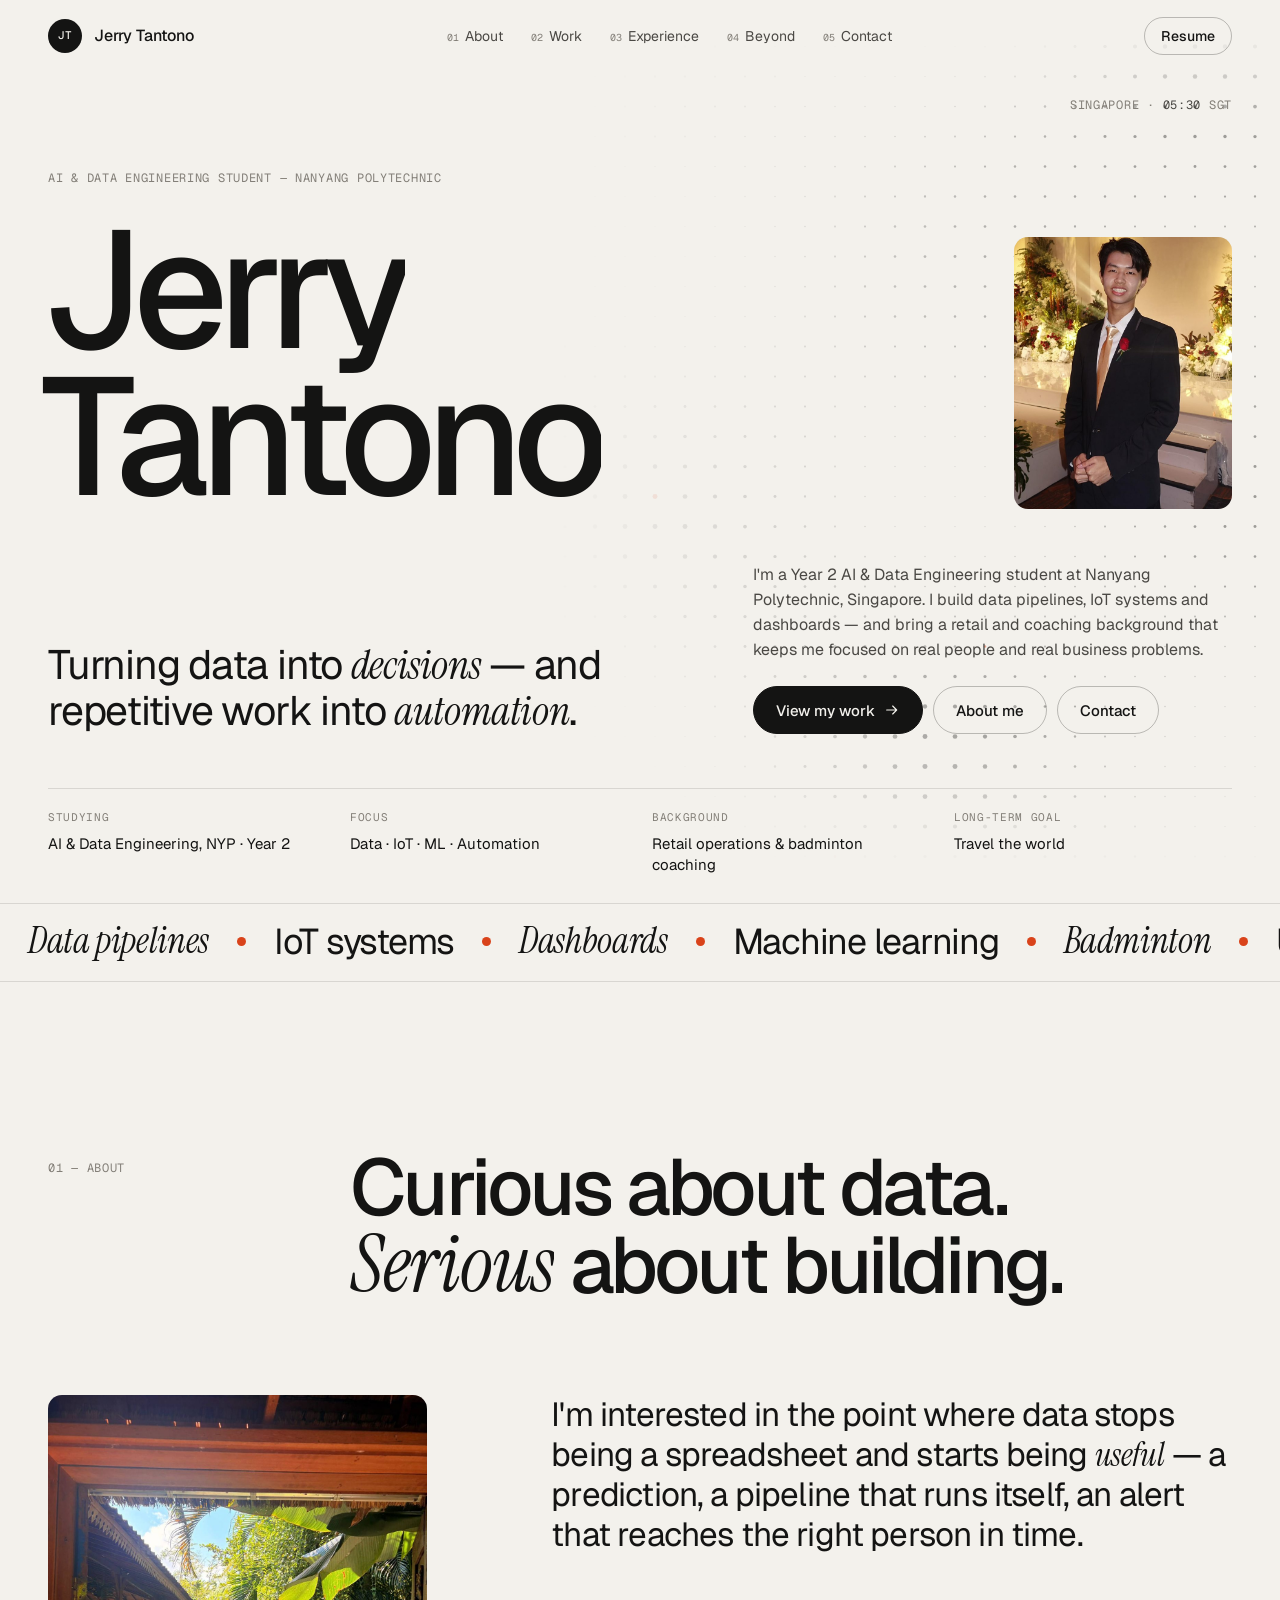
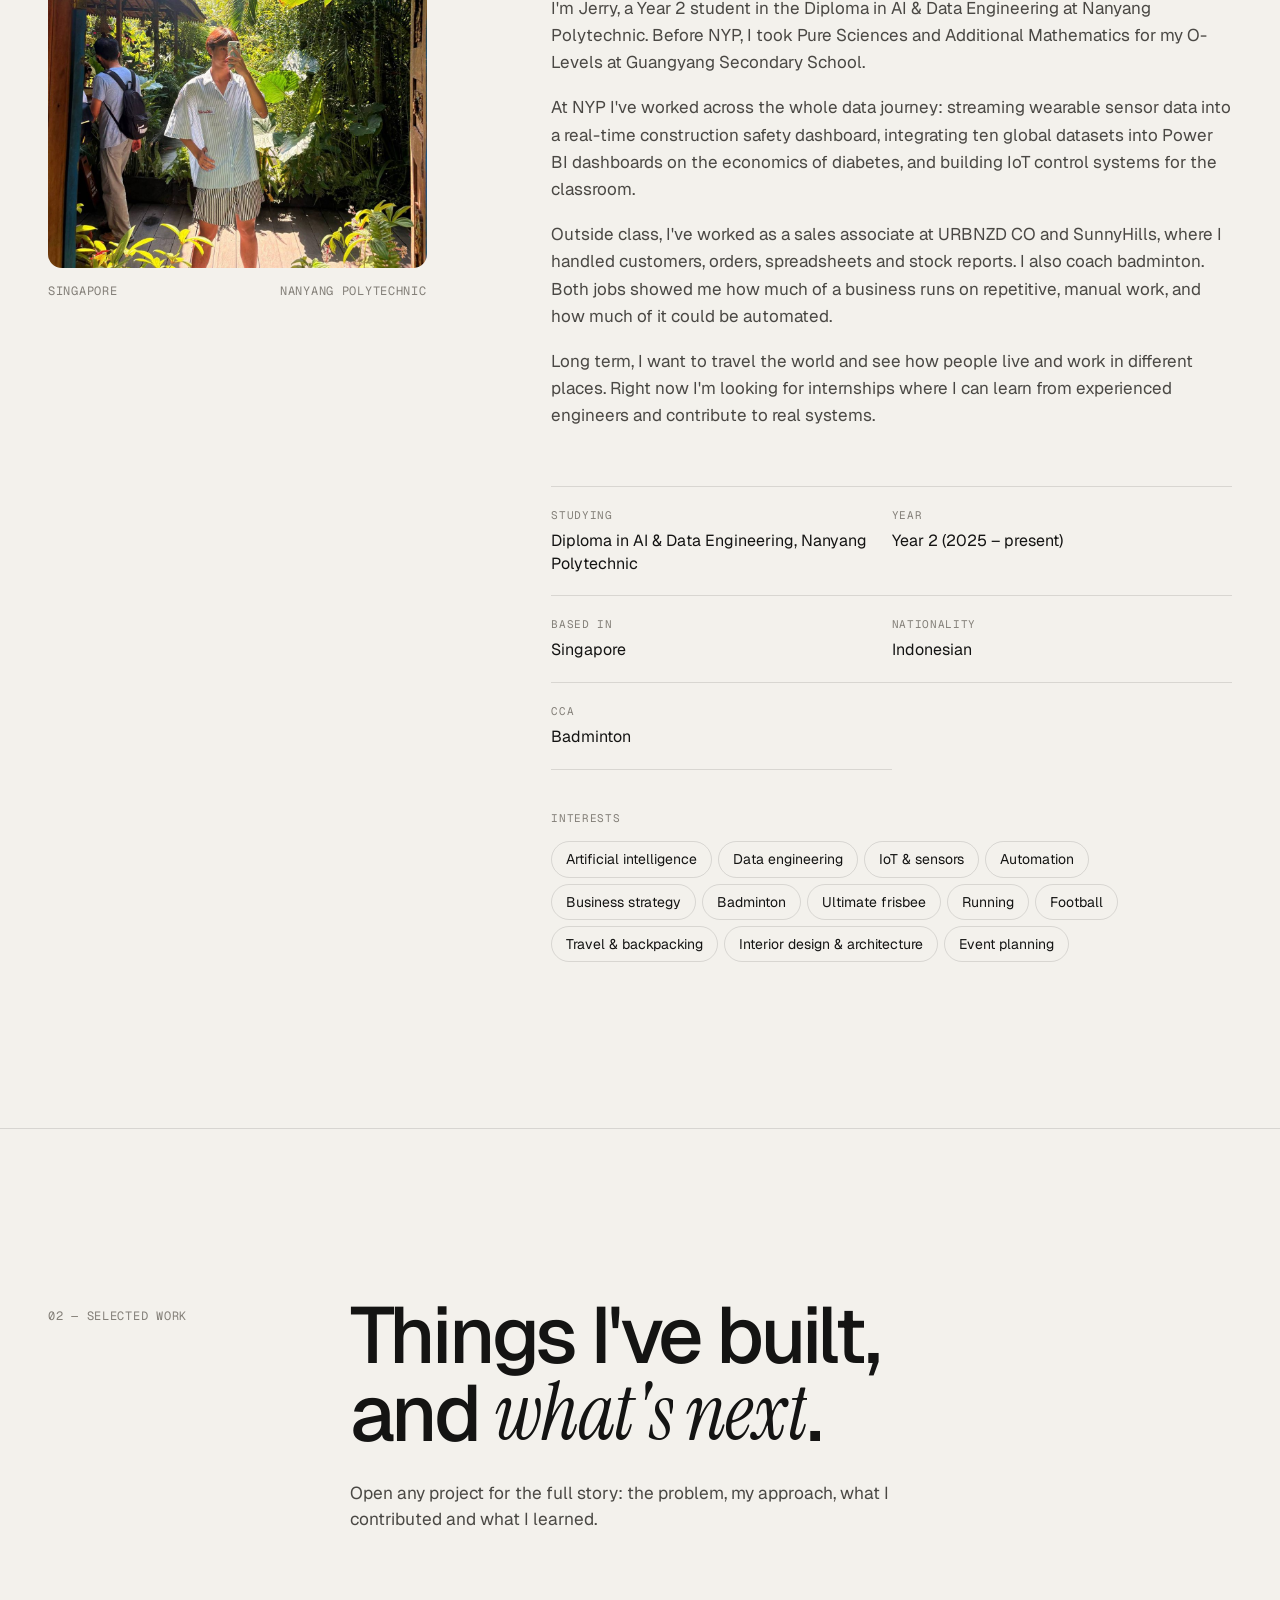
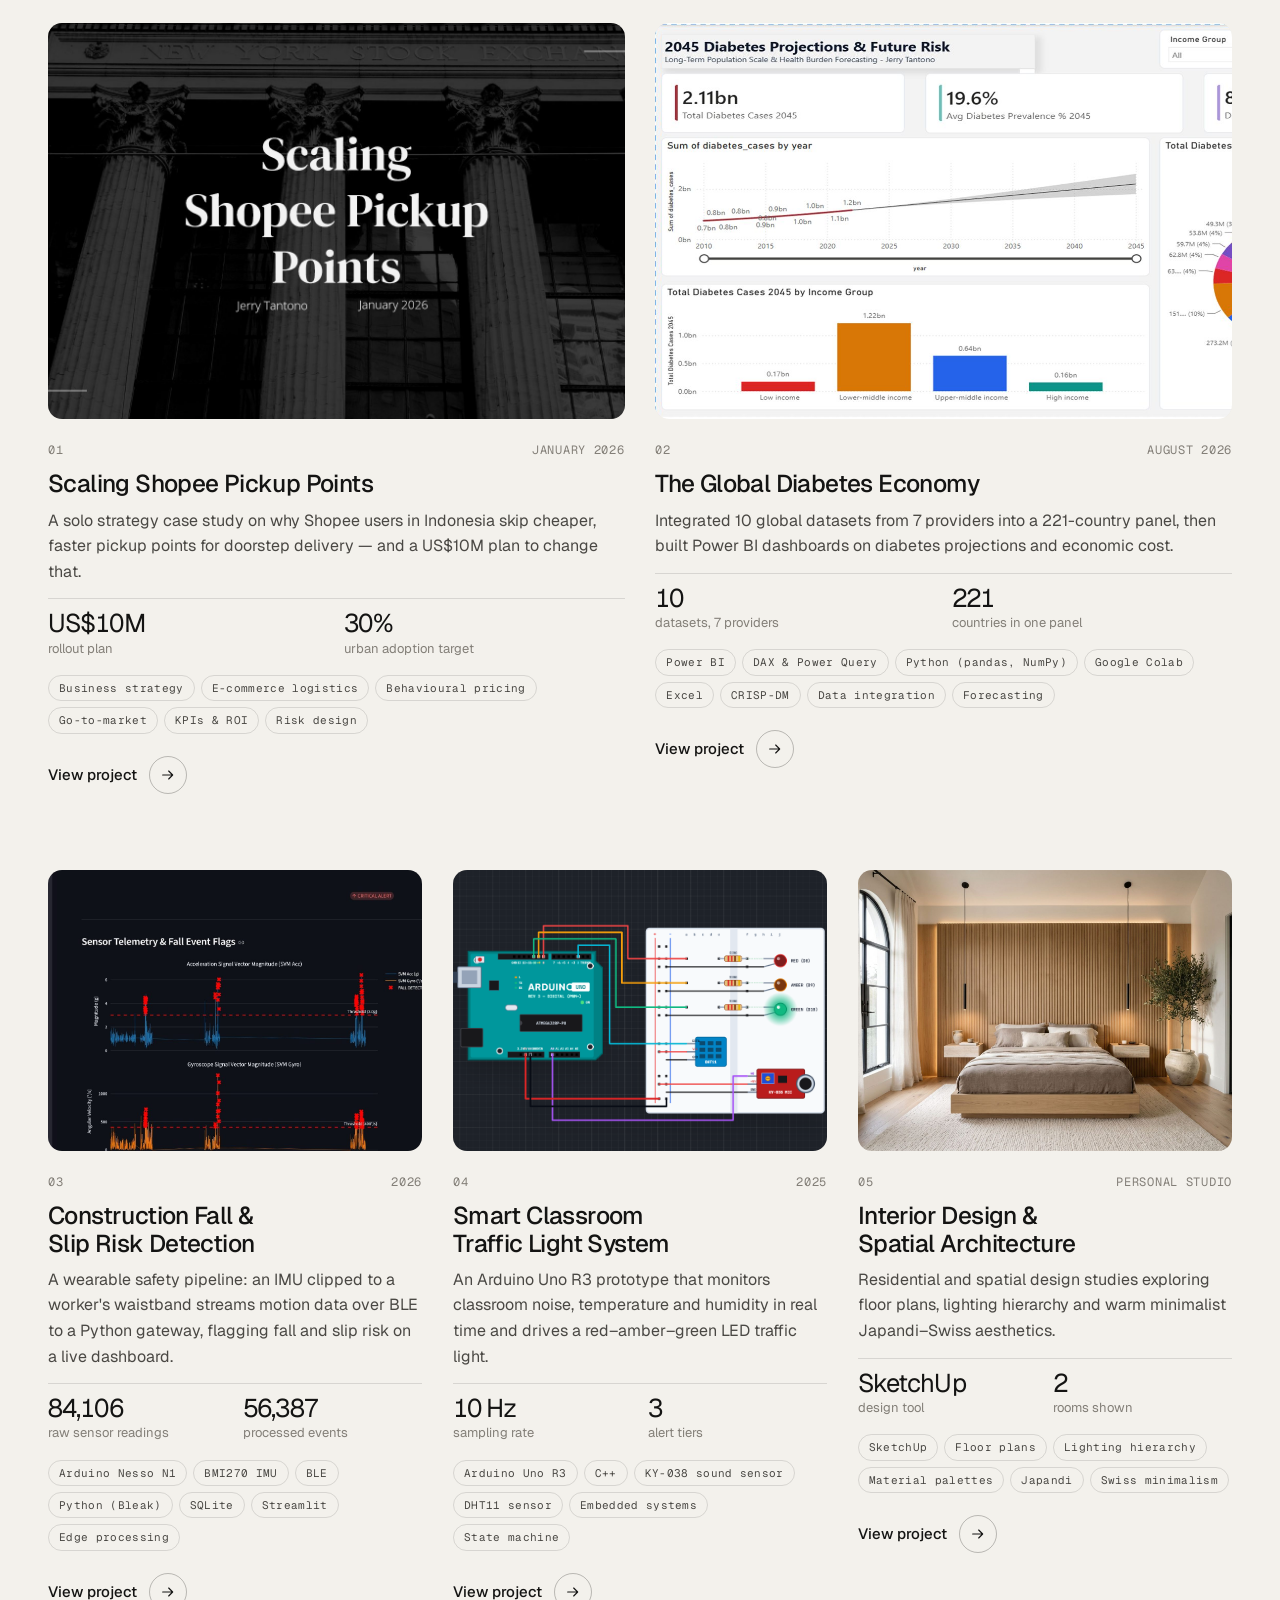
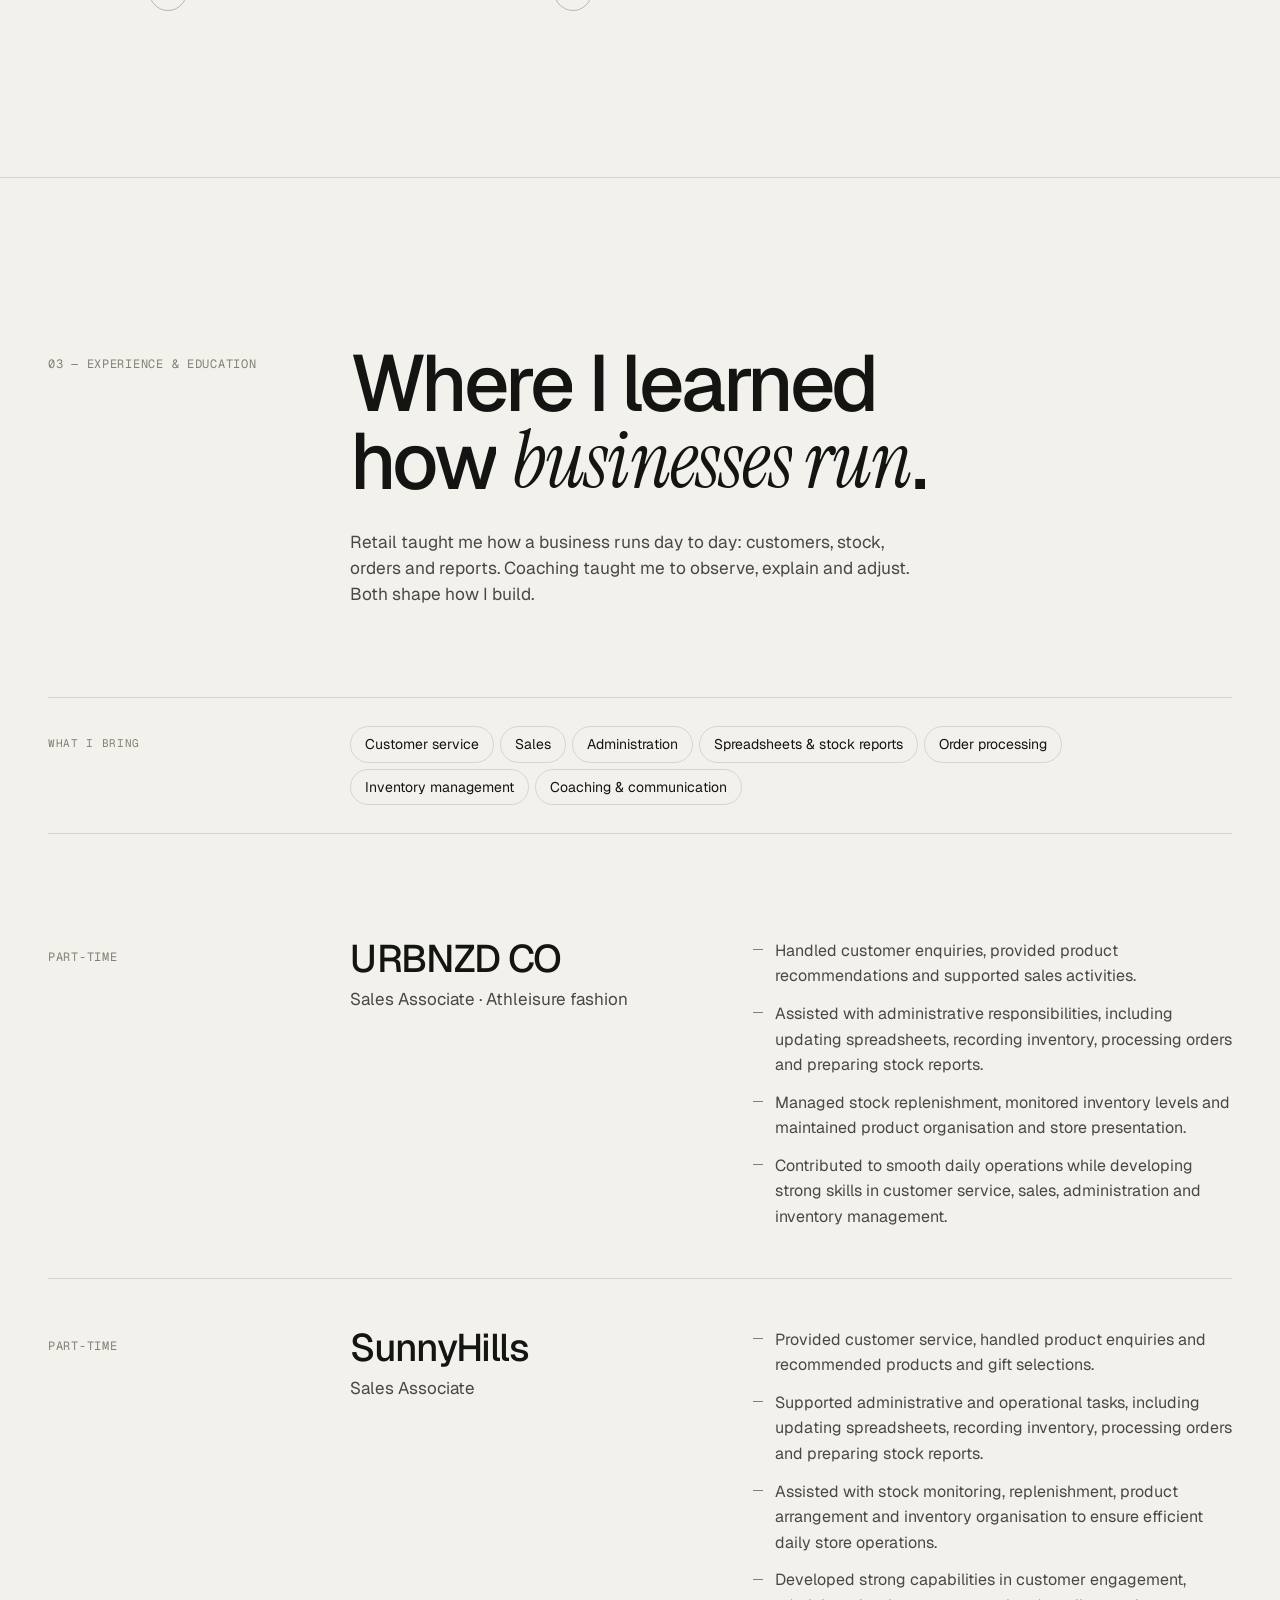
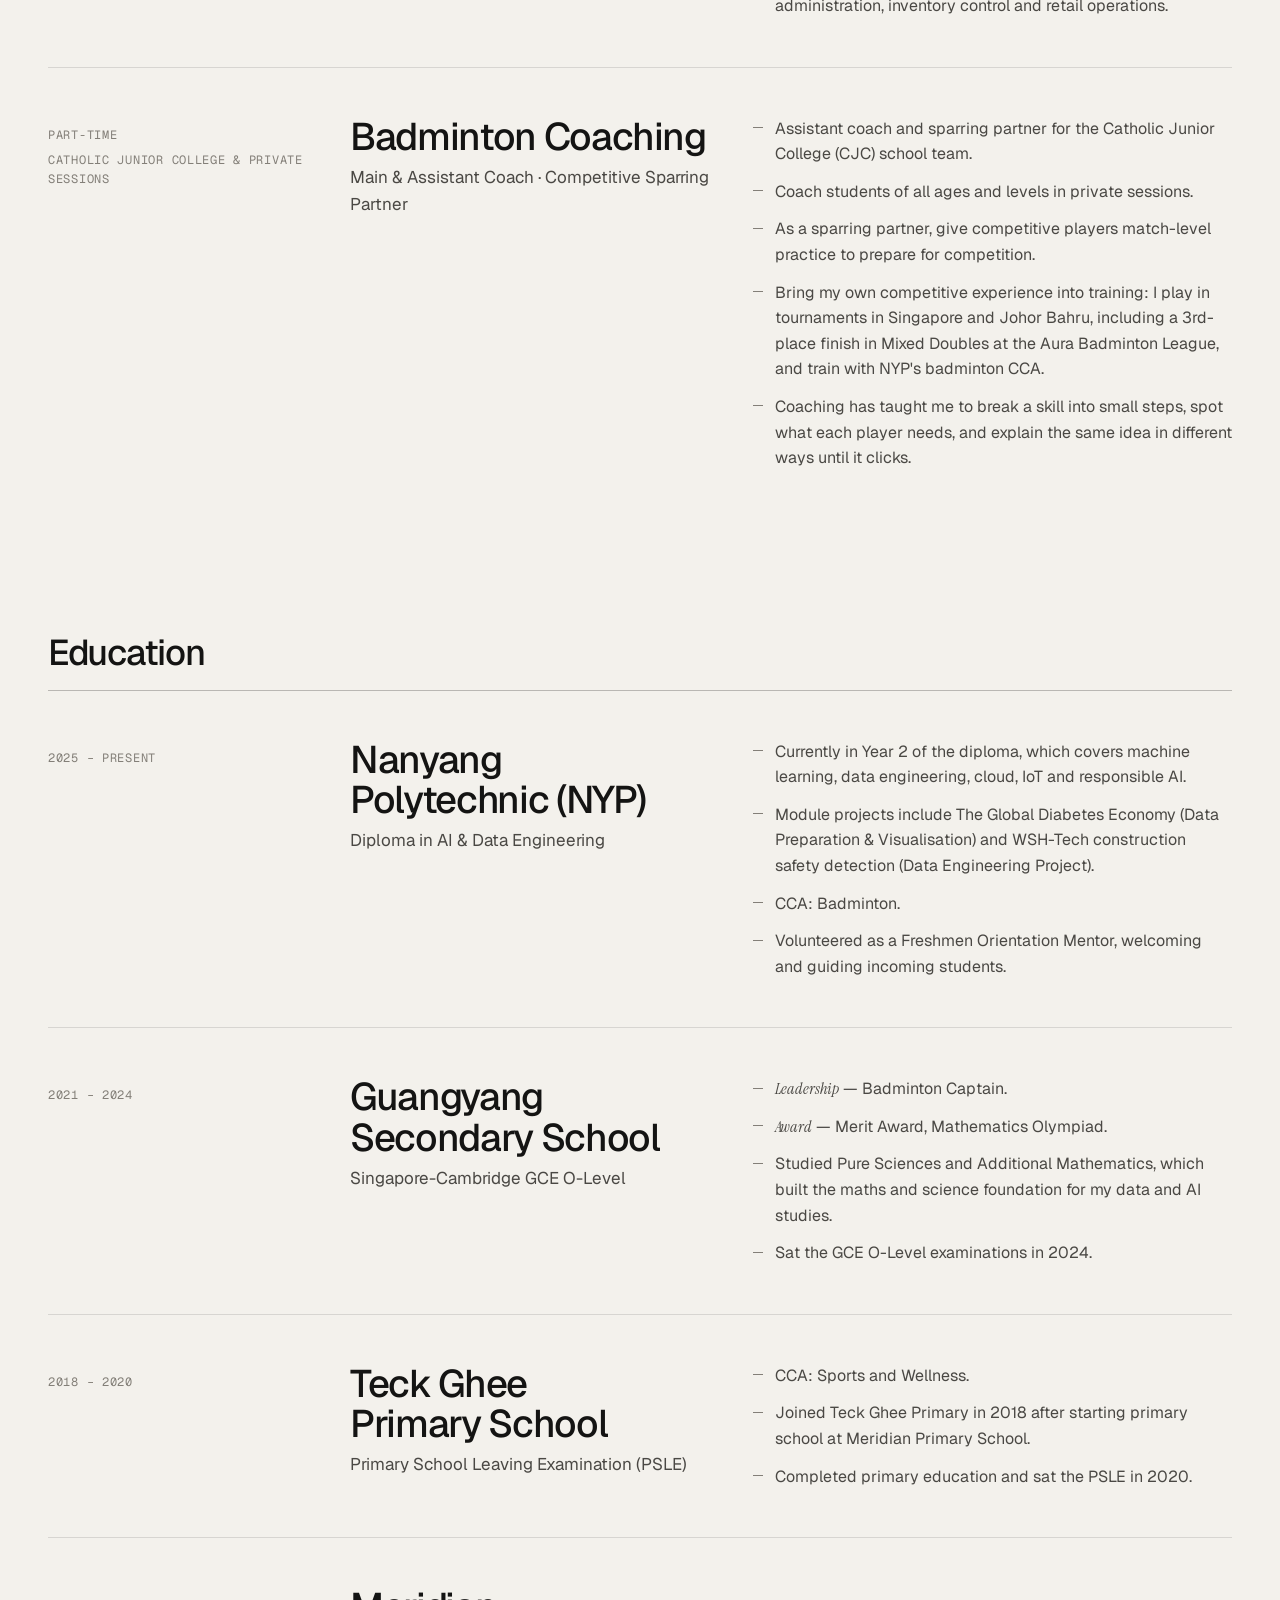
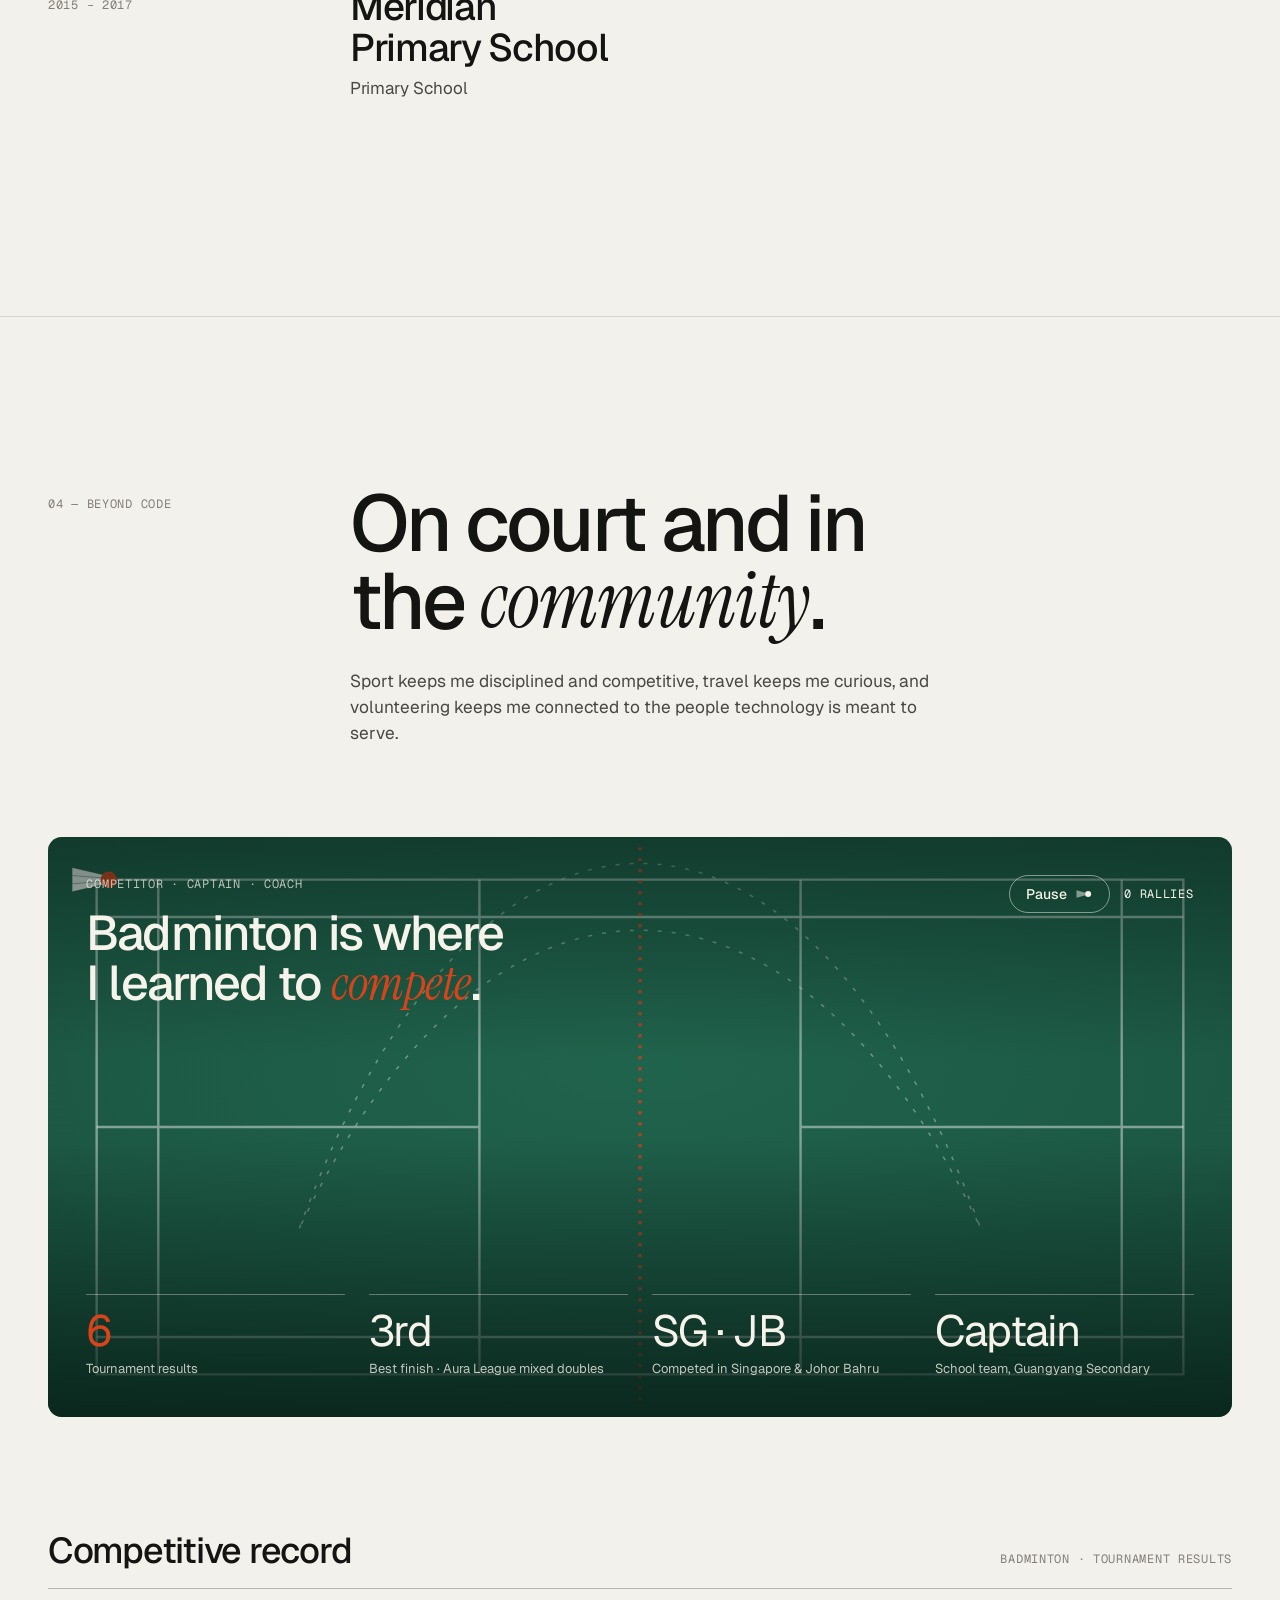
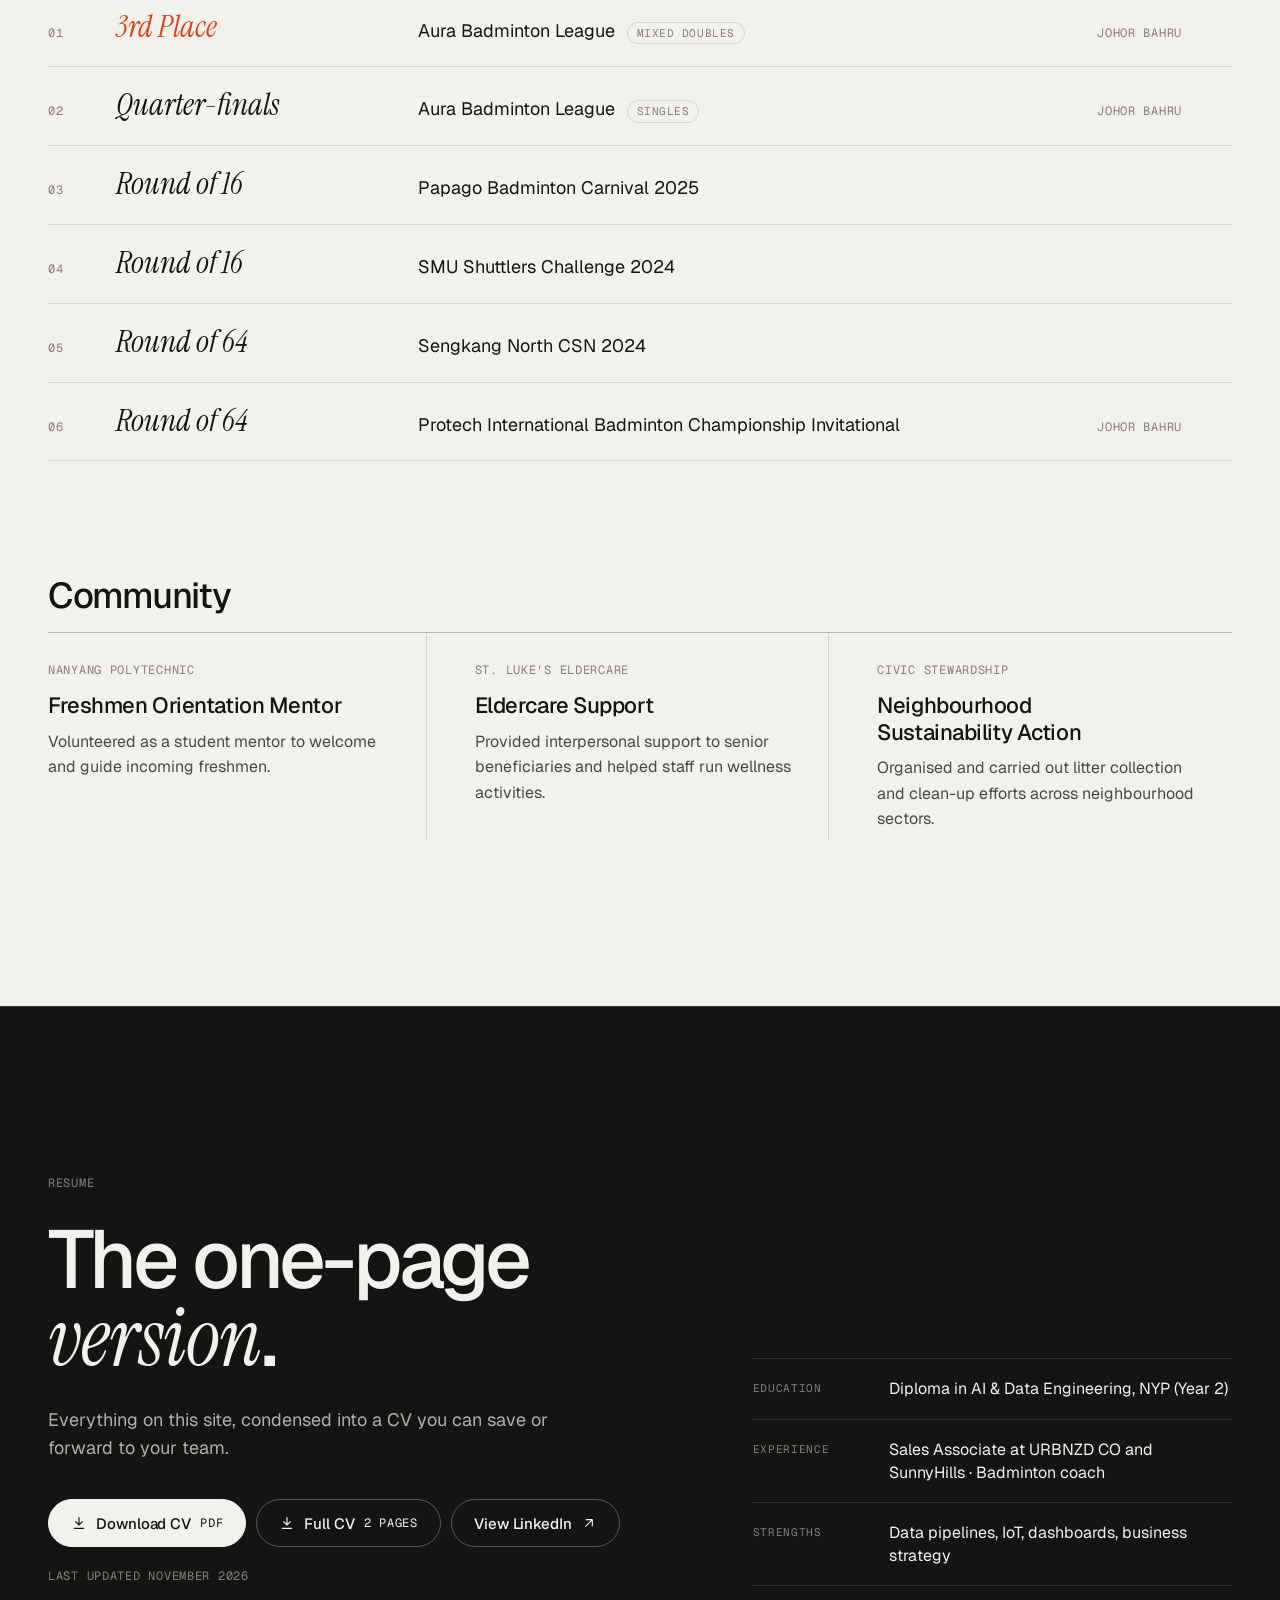
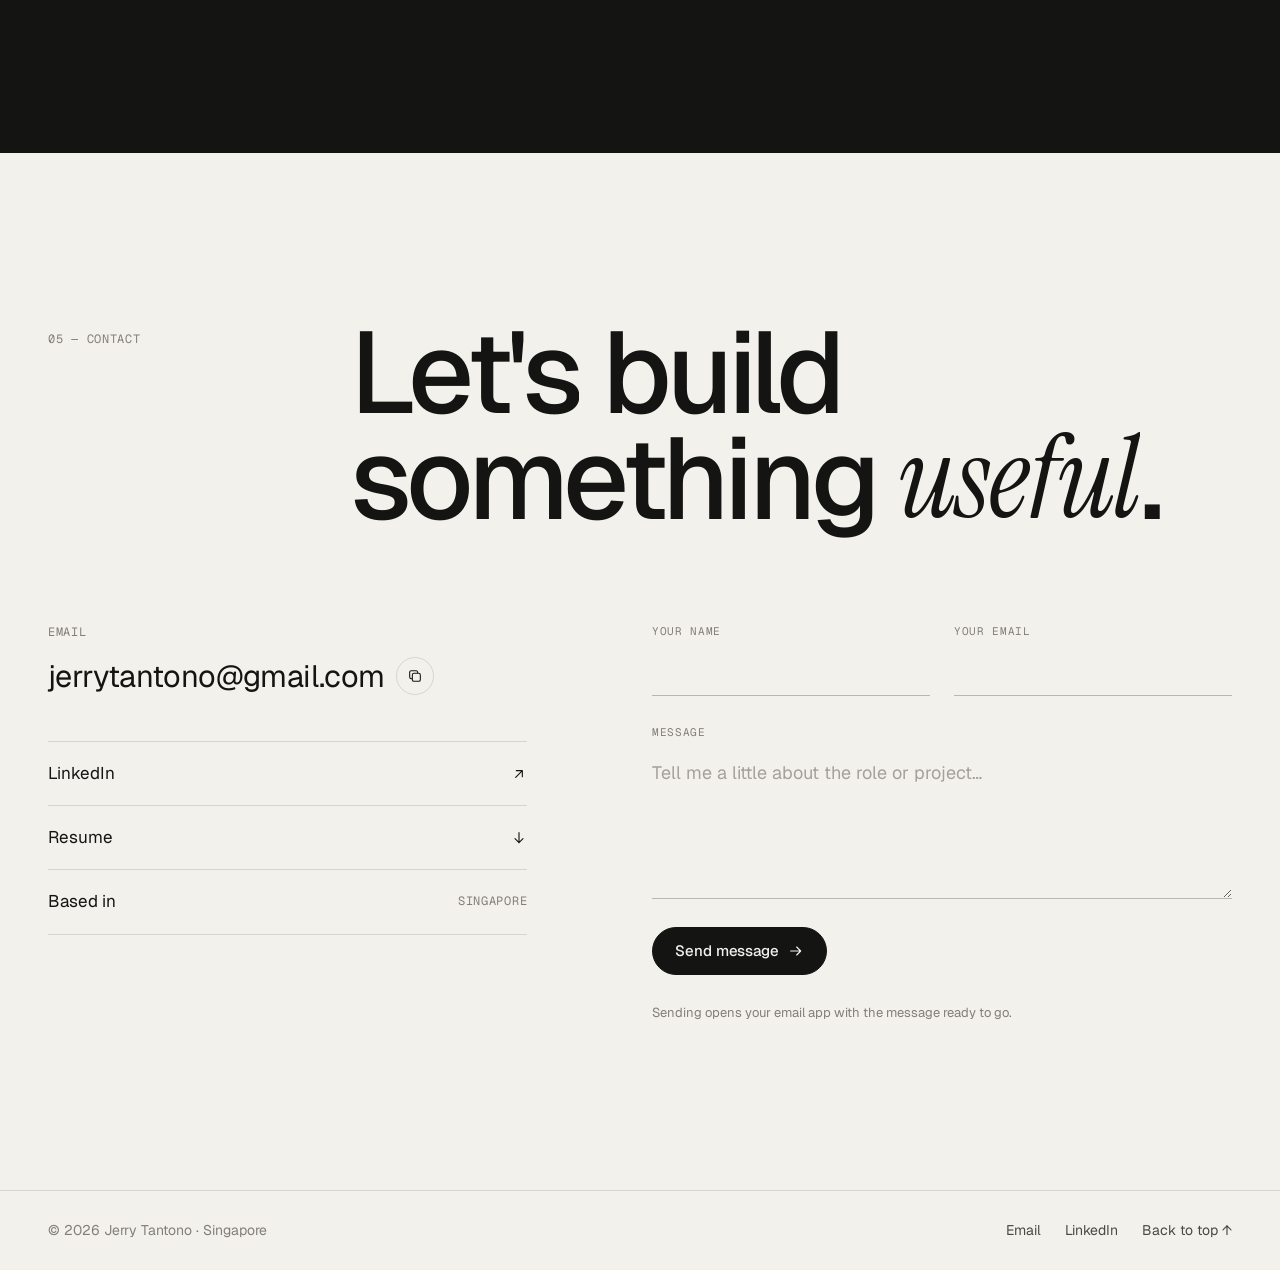
<file: index.html>
<!doctype html>
<html lang="en">
<head>
  <meta charset="utf-8">
  <meta name="viewport" content="width=device-width, initial-scale=1">

  <!-- SEO: update these three lines with your name (everything else comes from js/content.js) -->
  <title>Jerry Tantono — AI &amp; Data Engineering Student, Singapore</title>
  <meta name="description" content="Portfolio of Jerry Tantono, an AI and Data Engineering student at Nanyang Polytechnic, Singapore. Projects in IoT data pipelines, Power BI dashboards, machine learning and business strategy.">
  <meta name="author" content="Jerry Tantono">

  <link rel="canonical" href="https://jerrytantonoo.github.io/">
  <meta property="og:url" content="https://jerrytantonoo.github.io/">
  <meta property="og:image" content="https://jerrytantonoo.github.io/assets/img/portrait-hero.jpg">
  <meta property="og:type" content="website">
  <meta property="og:title" content="Jerry Tantono — AI & Data Engineering Student">
  <meta property="og:description" content="IoT data pipelines, Power BI dashboards, machine learning and business strategy. Open to internships.">
  <meta name="twitter:card" content="summary_large_image">

  <meta name="theme-color" content="#F3F1EC" media="(prefers-color-scheme: light)">
  <meta name="theme-color" content="#0E0E0D" media="(prefers-color-scheme: dark)">
  <link rel="icon" href="favicon.svg" type="image/svg+xml">

  <script>
    document.documentElement.classList.add('js');
    // The theme toggle was removed: clear any old saved choice so the site follows the system setting.
    try { localStorage.removeItem('theme'); } catch (e) {}
  </script>

  <link rel="preconnect" href="https://fonts.googleapis.com">
  <link rel="preconnect" href="https://fonts.gstatic.com" crossorigin>
  <link rel="stylesheet" href="https://fonts.googleapis.com/css2?family=Geist:wght@300..700&family=Geist+Mono:wght@400;500&family=Instrument+Serif:ital@0;1&display=swap">
  <link rel="stylesheet" href="css/styles.css">

  <script src="js/content.js" defer></script>
  <script src="js/main.js" defer></script>
</head>
<body>
  <a class="skip" href="#main">Skip to content</a>

  <!-- ============================== NAV ============================== -->
  <header class="nav" id="nav">
    <div class="container nav__inner">
      <a class="brand" href="#top" aria-label="Back to top">
        <span class="brand__mark" aria-hidden="true" data-initials></span>
        <span class="brand__name" data-name></span>
      </a>
      <nav class="nav__links" aria-label="Primary">
        <a href="#about"><span>01</span>About</a>
        <a href="#work"><span>02</span>Work</a>
        <a href="#experience"><span>03</span>Experience</a>
        <a href="#beyond"><span>04</span>Beyond</a>
        <a href="#contact"><span>05</span>Contact</a>
      </nav>
      <div class="nav__actions">
        <a class="btn btn--sm nav__resume" href="#resume">Resume</a>
        <button class="icon-btn nav__burger" type="button" id="menu-toggle" aria-expanded="false" aria-controls="menu" aria-label="Open menu">
          <span></span><span></span>
        </button>
      </div>
    </div>
    <div class="progress" aria-hidden="true"><i></i></div>
  </header>

  <div class="menu" id="menu" hidden>
    <nav class="container menu__inner" aria-label="Mobile">
      <a href="#about"><span>01</span>About</a>
      <a href="#work"><span>02</span>Work</a>
      <a href="#experience"><span>03</span>Experience</a>
      <a href="#beyond"><span>04</span>Beyond code</a>
      <a href="#contact"><span>05</span>Contact</a>
      <a class="btn menu__resume" href="#resume">Resume</a>
    </nav>
  </div>

  <main id="main">
    <!-- ============================== HERO ============================== -->
    <section class="hero" id="top" aria-label="Introduction">
      <canvas class="hero__field" aria-hidden="true"></canvas>
      <div class="container hero__inner" id="hero"></div>
    </section>
    <!-- Scrolling band of focus areas and interests (words come from hero.marquee in content.js) -->
    <div class="marquee" aria-hidden="true" id="marquee"></div>

    <!-- ============================== ABOUT ============================= -->
    <section class="section" id="about" aria-labelledby="about-title">
      <div class="container">
        <header class="section__head">
          <p class="section__index reveal">01 — About</p>
          <h2 class="section__title reveal" id="about-title">Curious about data. <em>Serious</em> about building.</h2>
        </header>
        <div id="about-body"></div>
      </div>
    </section>

    <!-- ============================== WORK ============================== -->
    <section class="section" id="work" aria-labelledby="work-title">
      <div class="container">
        <header class="section__head">
          <p class="section__index reveal">02 — Selected work</p>
          <h2 class="section__title reveal" id="work-title">Things I've built, and <em>what's next</em>.</h2>
          <p class="section__intro reveal">Open any project for the full story: the problem, my approach, what I contributed and what I learned.</p>
        </header>
        <div class="work-grid" id="work-body"></div>
      </div>
    </section>

    <!-- ============================== EXPERIENCE ======================== -->
    <section class="section" id="experience" aria-labelledby="experience-title">
      <div class="container">
        <header class="section__head">
          <p class="section__index reveal">03 — Experience &amp; education</p>
          <h2 class="section__title reveal" id="experience-title">Where I learned how <em>businesses run</em>.</h2>
          <p class="section__intro reveal" data-exp-intro></p>
        </header>
        <div id="experience-body"></div>
      </div>
    </section>

    <!-- ============================== BEYOND CODE ======================= -->
    <section class="section" id="beyond" aria-labelledby="beyond-title">
      <div class="container">
        <header class="section__head">
          <p class="section__index reveal">04 — Beyond code</p>
          <h2 class="section__title reveal" id="beyond-title">On court and in the <em>community</em>.</h2>
          <p class="section__intro reveal" data-beyond-intro></p>
        </header>
        <div id="beyond-body"></div>
      </div>
    </section>

    <!-- ============================== RESUME ============================ -->
    <section class="section section--invert" id="resume" aria-labelledby="resume-title">
      <div class="container" id="resume-body"></div>
    </section>

    <!-- ============================== CONTACT =========================== -->
    <section class="section" id="contact" aria-labelledby="contact-title">
      <div class="container">
        <header class="section__head">
          <p class="section__index reveal">05 — Contact</p>
          <h2 class="section__title section__title--xl reveal" id="contact-title">Let's build something <em>useful</em>.</h2>
        </header>
        <div class="contact" id="contact-body"></div>
      </div>
    </section>
  </main>

  <footer class="footer">
    <div class="container footer__inner" id="footer-body"></div>
  </footer>

  <!-- ============================== PROJECT OVERLAY ===================== -->
  <div class="case" id="case" role="dialog" aria-modal="true" aria-labelledby="case-title" aria-hidden="true">
    <div class="case__backdrop" data-close></div>
    <div class="case__panel" tabindex="-1">
      <div class="case__bar">
        <div class="container case__bar-inner">
          <p class="mono case__count" id="case-count"></p>
          <div class="case__nav">
            <button class="icon-btn" type="button" data-prev aria-label="Previous project">
              <svg viewBox="0 0 24 24" width="18" height="18" aria-hidden="true"><path d="M15 5l-7 7 7 7" fill="none" stroke="currentColor" stroke-width="1.6" stroke-linecap="round" stroke-linejoin="round"/></svg>
            </button>
            <button class="icon-btn" type="button" data-next aria-label="Next project">
              <svg viewBox="0 0 24 24" width="18" height="18" aria-hidden="true"><path d="M9 5l7 7-7 7" fill="none" stroke="currentColor" stroke-width="1.6" stroke-linecap="round" stroke-linejoin="round"/></svg>
            </button>
            <button class="btn btn--sm case__close" type="button" data-close>
              Close
              <svg viewBox="0 0 24 24" width="14" height="14" aria-hidden="true"><path d="M6 6l12 12M18 6L6 18" stroke="currentColor" stroke-width="1.8" stroke-linecap="round"/></svg>
            </button>
          </div>
        </div>
      </div>
      <article id="case-content"></article>
    </div>
  </div>

  <noscript>
    <div class="noscript">This portfolio needs JavaScript to display its content. Please enable JavaScript and reload.</div>
  </noscript>
</body>
</html>
</file>
<file: css/styles.css>
/* ==========================================================================
   Portfolio styles
   1. Tokens  2. Base  3. Utilities  4. Buttons  5. Nav & menu  6. Hero
   7. Sections  8. About  9. Skills  10. Work  11. Experience  12. Resume
   13. Contact  14. Footer  15. Project overlay  16. Motion
   ========================================================================== */

/* 1. Tokens --------------------------------------------------------------- */
:root {
  --bg: #F3F1EC;
  --bg-glass: rgba(243, 241, 236, 0.82);
  --surface: #FAF9F6;
  --surface-2: #E8E5DE;
  --ink: #141413;
  --ink-2: #4A4844;
  --ink-3: #837F78;
  --line: rgba(20, 20, 19, 0.12);
  --line-strong: rgba(20, 20, 19, 0.26);
  --accent: #D9431A;
  --accent-soft: rgba(217, 67, 26, 0.09);
  --on-accent: #FFFFFF;

  --font-sans: "Geist", ui-sans-serif, system-ui, -apple-system, "Segoe UI", Roboto, sans-serif;
  --font-serif: "Instrument Serif", ui-serif, Georgia, "Times New Roman", serif;
  --font-mono: "Geist Mono", ui-monospace, "Cascadia Mono", Consolas, monospace;

  --gutter: clamp(16px, 4vw, 48px);
  --maxw: 1320px;
  --radius: 14px;
  --nav-h: 72px;
  --ease: cubic-bezier(0.2, 0.7, 0.1, 1);
  --ease-io: cubic-bezier(0.65, 0, 0.35, 1);
  color-scheme: light;
}

@media (prefers-color-scheme: dark) {
  :root:not([data-theme="light"]) {
    --bg: #0F0F0E;
    --bg-glass: rgba(15, 15, 14, 0.8);
    --surface: #171715;
    --surface-2: #1F1E1C;
    --ink: #ECEAE5;
    --ink-2: #B0ACA4;
    --ink-3: #7A766F;
    --line: rgba(236, 234, 229, 0.11);
    --line-strong: rgba(236, 234, 229, 0.24);
    --accent: #FF6A3D;
    --accent-soft: rgba(255, 106, 61, 0.12);
    --on-accent: #0F0F0E;
    color-scheme: dark;
  }
}
:root[data-theme="dark"] {
  --bg: #0F0F0E;
  --bg-glass: rgba(15, 15, 14, 0.8);
  --surface: #171715;
  --surface-2: #1F1E1C;
  --ink: #ECEAE5;
  --ink-2: #B0ACA4;
  --ink-3: #7A766F;
  --line: rgba(236, 234, 229, 0.11);
  --line-strong: rgba(236, 234, 229, 0.24);
  --accent: #FF6A3D;
  --accent-soft: rgba(255, 106, 61, 0.12);
  --on-accent: #0F0F0E;
  color-scheme: dark;
}

/* 2. Base ----------------------------------------------------------------- */
*, *::before, *::after { box-sizing: border-box; }
html {
  -webkit-text-size-adjust: 100%;
  scroll-behavior: smooth;
  scroll-padding-top: calc(var(--nav-h) + 8px);
}
body {
  margin: 0;
  background: var(--bg);
  color: var(--ink);
  font-family: var(--font-sans);
  font-size: 16px;
  line-height: 1.6;
  -webkit-font-smoothing: antialiased;
  -moz-osx-font-smoothing: grayscale;
  text-rendering: optimizeLegibility;
  overflow-x: clip;
  transition: background-color 0.4s ease, color 0.4s ease;
}
img, svg, canvas { display: block; max-width: 100%; }
a { color: inherit; }
button, input, textarea, select { font: inherit; color: inherit; }
h1, h2, h3, h4 { font-weight: 500; margin: 0; text-wrap: balance; }
p { margin: 0; }
em { font-family: var(--font-serif); font-style: italic; font-weight: 400; letter-spacing: -0.01em; }
::selection { background: var(--accent); color: var(--on-accent); }
:focus-visible { outline: 2px solid var(--accent); outline-offset: 3px; border-radius: 4px; }
[hidden] { display: none !important; }

.container { width: 100%; max-width: var(--maxw); margin-inline: auto; padding-inline: var(--gutter); }

.skip {
  position: fixed; left: 16px; top: -80px; z-index: 200;
  background: var(--ink); color: var(--bg); padding: 10px 16px; border-radius: 8px;
  text-decoration: none; font-weight: 500; transition: top 0.2s;
}
.skip:focus { top: 16px; }

.noscript { padding: 24px; text-align: center; font-size: 18px; }

/* 3. Utilities ------------------------------------------------------------ */
.mono { font-family: var(--font-mono); font-size: 12px; letter-spacing: 0.06em; text-transform: uppercase; font-weight: 400; }
.sr-only { position: absolute; width: 1px; height: 1px; padding: 0; margin: -1px; overflow: hidden; clip: rect(0 0 0 0); white-space: nowrap; border: 0; }
.muted { color: var(--ink-2); }

/* Placeholder highlight (only rendered while showPlaceholderHints is true) */
.ph {
  background: var(--accent-soft);
  box-shadow: inset 0 0 0 1px var(--accent);
  border-radius: 4px;
  padding: 0 0.25em;
  -webkit-box-decoration-break: clone;
  box-decoration-break: clone;
  font-style: normal;
  font-family: inherit;
  cursor: help;
}
.ph-banner {
  position: fixed; left: 50%; bottom: 16px; transform: translateX(-50%); z-index: 90;
  display: flex; align-items: center; gap: 12px;
  max-width: calc(100% - 32px);
  padding: 10px 10px 10px 16px; border-radius: 999px;
  background: var(--ink); color: var(--bg);
  font-size: 13px; line-height: 1.35;
  box-shadow: 0 10px 30px rgba(0, 0, 0, 0.18);
}
.ph-banner code { font-family: var(--font-mono); font-size: 12px; }
.ph-banner button {
  flex: none; border: 0; background: transparent; color: inherit; opacity: 0.7;
  width: 28px; height: 28px; border-radius: 50%; cursor: pointer;
}
.ph-banner button:hover { opacity: 1; background: rgba(127, 127, 127, 0.2); }

/* 4. Buttons -------------------------------------------------------------- */
.btn {
  position: relative; isolation: isolate; overflow: hidden;
  display: inline-flex; align-items: center; justify-content: center; gap: 0.6em;
  height: 48px; padding: 0 22px;
  border: 1px solid var(--line-strong); border-radius: 999px;
  background: transparent; color: var(--ink);
  font-size: 15px; font-weight: 500; letter-spacing: -0.005em; line-height: 1;
  text-decoration: none; white-space: nowrap; cursor: pointer;
  transition: color 0.4s var(--ease), border-color 0.4s var(--ease), background-color 0.4s var(--ease);
}
.btn::before {
  content: ""; position: absolute; inset: -1px; z-index: -1;
  background: var(--ink); border-radius: inherit;
  transform: translateY(102%); transition: transform 0.5s var(--ease);
}
.btn:hover::before, .btn:focus-visible::before { transform: none; }
.btn:hover, .btn:focus-visible { color: var(--bg); border-color: var(--ink); }
.btn--solid { background: var(--ink); color: var(--bg); border-color: var(--ink); }
.btn--solid::before { background: var(--accent); }
.btn--solid:hover, .btn--solid:focus-visible { color: var(--on-accent); border-color: var(--accent); }
.btn--sm { height: 38px; padding: 0 16px; font-size: 14px; }
.btn svg { flex: none; transition: transform 0.4s var(--ease); }
.btn:hover .i-arrow { transform: translateX(3px); }
.btn:hover .i-arrow-ur { transform: translate(2px, -2px); }
.btn:hover .i-arrow-down { transform: translateY(2px); }
.btn[aria-disabled="true"] { opacity: 0.45; pointer-events: none; }

.icon-btn {
  display: inline-grid; place-items: center;
  width: 38px; height: 38px; border-radius: 50%;
  border: 1px solid var(--line); background: transparent; cursor: pointer;
  transition: background-color 0.3s, border-color 0.3s;
}
.icon-btn:hover { background: var(--surface-2); border-color: var(--line-strong); }

.text-link {
  position: relative; text-decoration: none; display: inline-flex; align-items: center; gap: 0.4em;
  background: linear-gradient(currentColor, currentColor) 0 100% / 0 1px no-repeat;
  transition: background-size 0.5s var(--ease);
}
.text-link:hover, .text-link:focus-visible { background-size: 100% 1px; }

/* 5. Nav & menu ----------------------------------------------------------- */
.nav {
  position: fixed; inset: 0 0 auto; z-index: 60;
  border-bottom: 1px solid transparent;
  transition: background-color 0.4s, border-color 0.4s, transform 0.5s var(--ease);
}
.nav.is-scrolled {
  background: var(--bg-glass);
  -webkit-backdrop-filter: blur(16px) saturate(1.4);
  backdrop-filter: blur(16px) saturate(1.4);
  border-bottom-color: var(--line);
}
.nav.is-hidden { transform: translateY(-100%); }
.nav__inner { display: flex; align-items: center; justify-content: space-between; gap: 24px; height: var(--nav-h); }

.brand { display: inline-flex; align-items: center; gap: 12px; text-decoration: none; font-weight: 500; letter-spacing: -0.01em; }
.brand__mark {
  display: grid; place-items: center; width: 34px; height: 34px; border-radius: 50%;
  background: var(--ink); color: var(--bg);
  font-family: var(--font-mono); font-size: 11px; letter-spacing: 0.04em;
}
.brand__mark .ph { box-shadow: none; background: none; padding: 0; }

.nav__links { display: flex; gap: 4px; }
.nav__links a {
  position: relative; display: inline-flex; align-items: baseline; gap: 6px;
  padding: 8px 12px; border-radius: 999px; text-decoration: none; font-size: 14px; color: var(--ink-2);
  transition: color 0.3s, background-color 0.3s;
}
.nav__links a span { font-family: var(--font-mono); font-size: 10px; color: var(--ink-3); }
.nav__links a:hover { color: var(--ink); }
.nav__links a[aria-current="true"] { color: var(--ink); background: var(--surface-2); }

.nav__actions { display: flex; align-items: center; gap: 8px; }
.i-moon { display: none; }
:root[data-theme="dark"] .i-sun { display: none; }
:root[data-theme="dark"] .i-moon { display: block; }
@media (prefers-color-scheme: dark) {
  :root:not([data-theme="light"]) .i-sun { display: none; }
  :root:not([data-theme="light"]) .i-moon { display: block; }
}

.nav__burger { display: none; position: relative; }
.nav__burger span {
  position: absolute; left: 11px; right: 11px; height: 1.5px; background: currentColor; border-radius: 2px;
  transition: transform 0.4s var(--ease);
}
.nav__burger span:first-child { transform: translateY(-3.5px); }
.nav__burger span:last-child { transform: translateY(3.5px); }
.nav__burger[aria-expanded="true"] span:first-child { transform: rotate(45deg); }
.nav__burger[aria-expanded="true"] span:last-child { transform: rotate(-45deg); }

.menu {
  position: fixed; inset: 0; z-index: 55; background: var(--bg);
  padding-top: calc(var(--nav-h) + 24px);
  animation: menu-in 0.45s var(--ease);
}
.menu__inner { display: flex; flex-direction: column; }
.menu__inner a:not(.btn) {
  display: flex; align-items: baseline; gap: 14px; padding: 14px 0;
  border-bottom: 1px solid var(--line); text-decoration: none;
  font-size: clamp(32px, 9vw, 48px); letter-spacing: -0.03em; line-height: 1.1;
}
.menu__inner a span { font-family: var(--font-mono); font-size: 12px; color: var(--ink-3); letter-spacing: 0.04em; }
.menu__resume { margin-top: 28px; align-self: flex-start; }
@keyframes menu-in { from { opacity: 0; transform: translateY(-8px); } to { opacity: 1; transform: none; } }

@media (max-width: 1024px) {
  .nav__links, .nav__resume { display: none; }
  .nav__burger { display: inline-grid; }
}

/* 6. Hero ----------------------------------------------------------------- */
.hero {
  position: relative; display: flex;
  min-height: 100vh; min-height: 100svh;
  padding-top: calc(var(--nav-h) + 24px); padding-bottom: 28px;
  overflow: hidden;
}
.hero__field { position: absolute; inset: 0; width: 100%; height: 100%; pointer-events: none; }
.hero__inner { position: relative; display: flex; flex-direction: column; justify-content: space-between; gap: clamp(40px, 6vh, 72px); }

.hero__top { display: flex; justify-content: space-between; align-items: center; flex-wrap: wrap; gap: 12px 24px; color: var(--ink-2); }
.status { display: inline-flex; align-items: center; gap: 10px; font-size: 14px; }
.status__dot { position: relative; width: 8px; height: 8px; border-radius: 50%; background: var(--accent); flex: none; }
.status__dot::after {
  content: ""; position: absolute; inset: -4px; border-radius: 50%;
  border: 1px solid var(--accent); opacity: 0; animation: ping 2.6s var(--ease) infinite;
}
@keyframes ping { 0% { transform: scale(0.5); opacity: 0.9; } 80%, 100% { transform: scale(1.8); opacity: 0; } }
.hero__clock { color: var(--ink-3); }
.hero__clock b { font-weight: 400; color: var(--ink-2); font-variant-numeric: tabular-nums; }

.hero__role { color: var(--ink-3); margin-bottom: clamp(16px, 2.4vw, 28px); }
.hero__name {
  font-size: clamp(56px, 13vw, 200px);
  line-height: 0.88; letter-spacing: -0.055em; font-weight: 500;
  margin-left: -0.04em;
}
.hero__name .w { display: inline-block; overflow: hidden; vertical-align: top; padding-bottom: 0.08em; margin-bottom: -0.08em; }
.hero__name .w > span { display: inline-block; }
.hero__name.is-ph .w > span { text-decoration: underline dashed var(--accent) 2px; text-underline-offset: 0.12em; }

/* Name + formal portrait side by side */
.hero__id { display: flex; align-items: flex-end; justify-content: space-between; gap: clamp(16px, 3vw, 48px); }
.hero__id .hero__name { min-width: 0; }
.hero__photo {
  flex: none; width: clamp(104px, 17vw, 260px); aspect-ratio: 4 / 5;
  border-radius: var(--radius); overflow: hidden; background: var(--surface-2);
}
.hero__photo img { width: 100%; height: 100%; object-fit: cover; }
@media (max-width: 1020px) { .hero__name { font-size: clamp(56px, 11.5vw, 200px); } }

.hero__grid { display: grid; grid-template-columns: repeat(12, minmax(0, 1fr)); gap: 32px 24px; align-items: end; }
.hero__lede { grid-column: 1 / span 6; font-size: clamp(26px, 3.2vw, 44px); line-height: 1.1; letter-spacing: -0.03em; }
.hero__aside { grid-column: 8 / span 5; display: flex; flex-direction: column; gap: 24px; }
.hero__aside p { color: var(--ink-2); font-size: 16px; line-height: 1.55; }
.hero__ctas { display: flex; flex-wrap: wrap; gap: 10px; }

.hero__meta {
  display: grid; grid-template-columns: repeat(4, minmax(0, 1fr)); gap: 20px 24px; margin: 0;
  padding-top: 20px; border-top: 1px solid var(--line);
}
.hero__meta dt { font-family: var(--font-mono); font-size: 11px; letter-spacing: 0.06em; text-transform: uppercase; color: var(--ink-3); }
.hero__meta dd { margin: 6px 0 0; font-size: 15px; line-height: 1.4; }

@media (max-width: 1020px) {
  .hero__lede { grid-column: 1 / -1; }
  .hero__aside { grid-column: 1 / span 8; }
}
@media (max-width: 720px) {
  .hero__aside { grid-column: 1 / -1; }
  .hero__meta { grid-template-columns: repeat(2, minmax(0, 1fr)); }
  .hero__ctas .btn { flex: 1 1 auto; }
}

/* 7. Sections ------------------------------------------------------------- */
.section { position: relative; padding-block: clamp(96px, 13vw, 176px); }
.section + .section { border-top: 1px solid var(--line); }
.section__head {
  display: grid; grid-template-columns: repeat(12, minmax(0, 1fr)); gap: 0 24px;
  margin-bottom: clamp(48px, 7vw, 96px);
}
.section__index { grid-column: 1 / span 3; font-family: var(--font-mono); font-size: 12px; letter-spacing: 0.06em; text-transform: uppercase; color: var(--ink-3); padding-top: 0.9em; }
.section__title { grid-column: 4 / span 9; font-size: clamp(40px, 6.2vw, 88px); line-height: 0.98; letter-spacing: -0.045em; }
.section__title--xl { font-size: clamp(48px, 9vw, 136px); line-height: 0.92; }
.section__intro { grid-column: 4 / span 6; margin-top: 28px; color: var(--ink-2); font-size: clamp(17px, 1.35vw, 20px); line-height: 1.5; max-width: 56ch; }
@media (max-width: 860px) {
  .section__index, .section__title, .section__intro { grid-column: 1 / -1; }
  .section__index { padding-top: 0; margin-bottom: 18px; }
}

.tags { display: flex; flex-wrap: wrap; gap: 6px; list-style: none; padding: 0; margin: 0; }
.tag {
  font-family: var(--font-mono); font-size: 11px; letter-spacing: 0.03em;
  padding: 5px 10px; border: 1px solid var(--line); border-radius: 999px; color: var(--ink-2); line-height: 1.3;
}

/* 8. About ---------------------------------------------------------------- */
.about { display: grid; grid-template-columns: repeat(12, minmax(0, 1fr)); gap: 48px 24px; align-items: start; }
.about__portrait { grid-column: 1 / span 4; position: sticky; top: calc(var(--nav-h) + 24px); }
.portrait {
  position: relative; aspect-ratio: 4 / 5; border-radius: var(--radius); overflow: hidden;
  background: var(--surface-2);
}
.portrait img { width: 100%; height: 100%; object-fit: cover; }
.portrait--empty {
  display: grid; place-items: center;
  background-image:
    linear-gradient(var(--line) 1px, transparent 1px),
    linear-gradient(90deg, var(--line) 1px, transparent 1px);
  background-size: 28px 28px;
  background-position: center;
}
.portrait__initials { font-family: var(--font-serif); font-style: italic; font-size: clamp(80px, 10vw, 140px); line-height: 1; color: var(--ink-3); }
.portrait__initials .ph { box-shadow: none; background: none; padding: 0; }
.portrait__hint {
  position: absolute; left: 14px; right: 14px; bottom: 14px;
  font-family: var(--font-mono); font-size: 11px; line-height: 1.4; color: var(--ink-2);
}
.portrait__caption { display: flex; justify-content: space-between; margin-top: 14px; color: var(--ink-3); }

.about__body { grid-column: 6 / span 7; }
.about__lead { font-size: clamp(24px, 2.6vw, 36px); line-height: 1.2; letter-spacing: -0.025em; margin-bottom: 40px; }
.about__text { display: grid; gap: 18px; color: var(--ink-2); font-size: 17px; max-width: 62ch; }
.facts { display: grid; grid-template-columns: repeat(2, minmax(0, 1fr)); margin: 56px 0 0; border-top: 1px solid var(--line); }
.facts > div { padding: 20px 24px 20px 0; border-bottom: 1px solid var(--line); }
.facts dt { font-family: var(--font-mono); font-size: 11px; letter-spacing: 0.06em; text-transform: uppercase; color: var(--ink-3); }
.facts dd { margin: 6px 0 0; font-size: 16px; line-height: 1.4; }
.interests { margin-top: 40px; }
.interests h3 { font-family: var(--font-mono); font-size: 11px; letter-spacing: 0.06em; text-transform: uppercase; color: var(--ink-3); font-weight: 400; margin-bottom: 14px; }
.interests .tag { font-family: var(--font-sans); font-size: 14px; padding: 8px 14px; color: var(--ink); letter-spacing: 0; }

@media (max-width: 860px) {
  .about__portrait { grid-column: 1 / -1; position: static; max-width: 360px; }
  .about__body { grid-column: 1 / -1; }
}
@media (max-width: 520px) { .facts { grid-template-columns: 1fr; } }

/* 9. Skills --------------------------------------------------------------- */
.legend { display: flex; flex-wrap: wrap; gap: 10px 24px; margin-bottom: 32px; color: var(--ink-3); }
.legend li { display: inline-flex; align-items: center; gap: 10px; }
.legend ul { display: contents; }

.meter { display: inline-flex; gap: 3px; flex: none; }
.meter i { width: 14px; height: 4px; border-radius: 2px; background: var(--line-strong); }
.meter i.on { background: var(--ink); }

.skill-group {
  display: grid; grid-template-columns: repeat(12, minmax(0, 1fr)); gap: 16px 24px;
  padding: 32px 0; border-top: 1px solid var(--line);
}
.skill-group:last-child { border-bottom: 1px solid var(--line); }
.skill-group__head { grid-column: 1 / span 4; display: flex; gap: 16px; align-items: baseline; }
.skill-group__head span { font-family: var(--font-mono); font-size: 12px; color: var(--ink-3); }
.skill-group__head h3 { font-size: clamp(22px, 2vw, 28px); letter-spacing: -0.02em; line-height: 1.15; }
.skill-list { grid-column: 5 / span 8; display: grid; grid-template-columns: repeat(2, minmax(0, 1fr)); gap: 0 32px; list-style: none; padding: 0; margin: 0; }
.skill {
  display: flex; align-items: center; justify-content: space-between; gap: 16px;
  padding: 12px 0; border-bottom: 1px dashed var(--line);
  transition: padding 0.4s var(--ease);
}
.skill:hover { padding-left: 6px; }
.skill__name { font-size: 16px; line-height: 1.35; }
.skill__note { display: block; font-size: 12px; color: var(--ink-3); margin-top: 2px; }
.skill__level { display: inline-flex; align-items: center; gap: 10px; color: var(--ink-3); flex: none; }
.skill__level .mono { font-size: 10px; }
.skill--unconfirmed .skill__name { color: var(--ink-3); }
.skill__flag { font-family: var(--font-mono); font-size: 10px; letter-spacing: 0.05em; text-transform: uppercase; color: var(--accent); }

@media (max-width: 860px) {
  .skill-group__head, .skill-list { grid-column: 1 / -1; }
}
@media (max-width: 560px) { .skill-list { grid-template-columns: 1fr; } }

/* 10. Work ---------------------------------------------------------------- */
.work-grid {
  display: grid; grid-template-columns: repeat(6, minmax(0, 1fr));
  column-gap: clamp(20px, 2.4vw, 32px); row-gap: clamp(56px, 6vw, 88px);
}
.card { grid-column: span 2; position: relative; display: flex; flex-direction: column; }
.card--lg { grid-column: span 3; }
.card__media {
  position: relative; overflow: hidden; border-radius: var(--radius);
  aspect-ratio: 4 / 3; background: var(--surface-2);
}
.card--lg .card__media { aspect-ratio: 16 / 11; }
.card__media > img, .card__media > svg {
  width: 100%; height: 100%; object-fit: cover;
  transition: transform 1.1s var(--ease);
}
.card:hover .card__media > img, .card:hover .card__media > svg { transform: scale(1.04); }
.card__badge {
  position: absolute; top: 14px; left: 14px;
  display: inline-flex; align-items: center; gap: 8px;
  padding: 6px 11px; border-radius: 999px;
  background: var(--bg-glass); -webkit-backdrop-filter: blur(8px); backdrop-filter: blur(8px);
  font-family: var(--font-mono); font-size: 11px; letter-spacing: 0.05em; text-transform: uppercase;
}
.card__badge i { width: 6px; height: 6px; border-radius: 50%; background: var(--ink-3); }
.card__badge.is-live i { background: #2BA471; }
.card__badge.is-planned i { background: transparent; box-shadow: inset 0 0 0 1.5px var(--ink-3); }
.card__meta { display: flex; justify-content: space-between; gap: 12px; margin-top: 22px; color: var(--ink-3); }
.card__title { font-size: clamp(22px, 1.9vw, 30px); letter-spacing: -0.025em; line-height: 1.12; margin: 10px 0 10px; }
.card__summary { color: var(--ink-2); margin-bottom: 18px; max-width: 54ch; }
.card__cta {
  display: inline-flex; align-items: center; gap: 12px; margin-top: 22px; align-self: flex-start;
  padding: 0; border: 0; background: none; cursor: pointer; font-weight: 500; font-size: 15px;
}
.card__cta::after { content: ""; position: absolute; inset: -8px; border-radius: calc(var(--radius) + 6px); }
.card__cta:focus-visible { outline: none; }
.card__cta:focus-visible::after { outline: 2px solid var(--accent); outline-offset: 2px; }
.card__circle {
  display: grid; place-items: center; width: 38px; height: 38px; border-radius: 50%;
  border: 1px solid var(--line-strong);
  transition: background-color 0.4s var(--ease), color 0.4s var(--ease), transform 0.5s var(--ease), border-color 0.4s;
}
.card:hover .card__circle, .card__cta:focus-visible .card__circle { background: var(--ink); color: var(--bg); border-color: var(--ink); transform: rotate(-45deg); }

@media (max-width: 980px) {
  .card, .card--lg { grid-column: span 3; }
  .card:last-child:nth-child(odd) { grid-column: 1 / -1; }
  .card:last-child:nth-child(odd) .card__media { aspect-ratio: 16 / 8; }
}
@media (max-width: 640px) {
  .work-grid { grid-template-columns: minmax(0, 1fr); }
  .card, .card--lg, .card:last-child:nth-child(odd) { grid-column: auto; }
  .card .card__media, .card:last-child:nth-child(odd) .card__media { aspect-ratio: 4 / 3; }
}

/* Built-in project illustrations */
.art { color: var(--ink); }
.art .bg { fill: var(--surface-2); }
.art .grid { stroke: var(--ink); stroke-opacity: 0.07; fill: none; }
.art .soft { stroke: var(--ink); stroke-opacity: 0.28; fill: none; }
.art .strong { stroke: var(--ink); stroke-opacity: 0.85; fill: none; }
.art .fill { fill: var(--ink); }
.art .fill-soft { fill: var(--ink); fill-opacity: 0.18; }
.art .panel { fill: var(--surface); stroke: var(--ink); stroke-opacity: 0.18; }
.art .acc { stroke: var(--accent); fill: none; }
.art .acc-fill { fill: var(--accent); }
.art .label { font-family: var(--font-mono); font-size: 9px; letter-spacing: 0.08em; fill: var(--ink); fill-opacity: 0.6; }
.art .pulse { transform-box: fill-box; transform-origin: center; animation: art-pulse 3s var(--ease) infinite; }
@keyframes art-pulse { 0% { transform: scale(0.6); opacity: 1; } 100% { transform: scale(2.2); opacity: 0; } }

/* 11. Experience ---------------------------------------------------------- */
.capabilities {
  display: grid; grid-template-columns: repeat(12, minmax(0, 1fr)); gap: 16px 24px;
  padding: 28px 0; margin-bottom: clamp(32px, 5vw, 56px);
  border-top: 1px solid var(--line); border-bottom: 1px solid var(--line);
}
.capabilities h3 { grid-column: 1 / span 3; font-family: var(--font-mono); font-size: 11px; letter-spacing: 0.06em; text-transform: uppercase; color: var(--ink-3); font-weight: 400; padding-top: 9px; }
.capabilities .tags { grid-column: 4 / span 9; }
.capabilities .tag { font-family: var(--font-sans); font-size: 14px; padding: 8px 14px; color: var(--ink); letter-spacing: 0; }

.role {
  display: grid; grid-template-columns: repeat(12, minmax(0, 1fr)); gap: 20px 24px;
  padding: clamp(32px, 4vw, 48px) 0; border-bottom: 1px solid var(--line);
}
.role:last-child { border-bottom: 0; }
.role__when { grid-column: 1 / span 3; color: var(--ink-3); display: flex; flex-direction: column; gap: 6px; padding-top: 10px; }
.role__head { grid-column: 4 / span 4; }
.role__company { font-size: clamp(28px, 3vw, 40px); letter-spacing: -0.035em; line-height: 1.05; }
.role__title { margin-top: 8px; color: var(--ink-2); font-size: 17px; }
.role__list { grid-column: 8 / span 5; list-style: none; padding: 0; margin: 0; display: grid; gap: 12px; color: var(--ink-2); }
.role__list li { position: relative; padding-left: 22px; }
.role__list li::before { content: ""; position: absolute; left: 0; top: 0.72em; width: 10px; height: 1px; background: var(--ink-3); }

.role__list-wrap { grid-column: 8 / span 5; display: grid; gap: 16px; align-content: start; }
.role__list-wrap .role__list { grid-column: auto; }
.edu__mods-title { color: var(--ink-3); margin-top: 8px; }
.edu__mods { display: grid; gap: 14px; margin-top: 12px; }
.edu__group-title { font-size: 14px; color: var(--ink-2); margin-bottom: 8px; }

.subhead {
  display: flex; align-items: baseline; justify-content: space-between; gap: 16px;
  margin-top: clamp(64px, 9vw, 120px); padding-bottom: 18px; border-bottom: 1px solid var(--line-strong);
}
.subhead:first-child { margin-top: 0; }
.subhead h3 { font-size: clamp(26px, 2.8vw, 40px); letter-spacing: -0.035em; line-height: 1.05; }

@media (max-width: 980px) {
  .role__when { grid-column: 1 / -1; flex-direction: row; flex-wrap: wrap; gap: 4px 16px; padding-top: 0; }
  .role__head { grid-column: 1 / span 5; }
  .role__list, .role__list-wrap { grid-column: 6 / span 7; }
}
@media (max-width: 720px) {
  .capabilities h3, .capabilities .tags, .role__head, .role__list, .role__list-wrap { grid-column: 1 / -1; }
  .capabilities h3 { padding-top: 0; }
}

/* Beyond code: achievements + community */
.ach-list { list-style: none; padding: 0; margin: 0; }
.ach {
  display: grid; grid-template-columns: repeat(12, minmax(0, 1fr)); gap: 8px 24px; align-items: baseline;
  padding: 22px 0; border-bottom: 1px solid var(--line);
  transition: padding 0.5s var(--ease);
}
.ach:hover { padding-left: 8px; }
.ach__result { grid-column: 1 / span 3; font-family: var(--font-serif); font-style: italic; font-size: clamp(24px, 2.4vw, 34px); line-height: 1.1; }
.ach:first-child .ach__result { color: var(--accent); }
.ach__event { grid-column: 4 / span 6; font-size: 18px; line-height: 1.35; display: flex; flex-wrap: wrap; align-items: baseline; gap: 4px 12px; }
.ach__cat { font-family: var(--font-mono); font-size: 11px; letter-spacing: 0.05em; text-transform: uppercase; color: var(--ink-3); border: 1px solid var(--line); border-radius: 999px; padding: 3px 9px; }
.ach__where { grid-column: 10 / span 3; text-align: right; color: var(--ink-3); }

.vol-grid { display: grid; grid-template-columns: repeat(3, minmax(0, 1fr)); gap: 0 24px; }
.vol { padding: 28px 24px 8px 0; border-right: 1px solid var(--line); }
.vol:last-child { border-right: 0; }
.vol + .vol { padding-left: 24px; }
.vol__org { color: var(--ink-3); }
.vol__title { font-size: 22px; letter-spacing: -0.02em; line-height: 1.2; margin: 12px 0 10px; }
.vol__text { color: var(--ink-2); }

@media (max-width: 860px) {
  .ach__result { grid-column: 1 / -1; }
  .ach__event { grid-column: 1 / span 8; }
  .ach__where { grid-column: 9 / span 4; }
  .vol-grid { grid-template-columns: 1fr; }
  .vol, .vol + .vol { padding: 24px 0; border-right: 0; border-bottom: 1px solid var(--line); }
}
@media (max-width: 520px) {
  .ach__event, .ach__where { grid-column: 1 / -1; text-align: left; }
}

/* 12. Resume (inverted band) --------------------------------------------- */
.section--invert {
  --bg: #141413; --bg-glass: rgba(20, 20, 19, 0.8); --surface: #1C1C1A; --surface-2: #252422;
  --ink: #F3F1EC; --ink-2: #B4B0A8; --ink-3: #85817A;
  --line: rgba(243, 241, 236, 0.13); --line-strong: rgba(243, 241, 236, 0.3);
  --accent: #FF6A3D; --on-accent: #141413;
  background: var(--bg); color: var(--ink);
}
.section--invert + .section { border-top: 0; }
:root[data-theme="dark"] .section--invert { --bg: #1A1A18; border-top: 0; }
@media (prefers-color-scheme: dark) { :root:not([data-theme="light"]) .section--invert { --bg: #1A1A18; border-top: 0; } }

.resume { display: grid; grid-template-columns: repeat(12, minmax(0, 1fr)); gap: 56px 24px; align-items: end; }
.resume__main { grid-column: 1 / span 6; }
.resume__main .section__index { padding-top: 0; margin-bottom: 28px; }
.resume__title { font-size: clamp(44px, 6.4vw, 96px); line-height: 0.95; letter-spacing: -0.045em; }
.resume__text { margin-top: 28px; color: var(--ink-2); font-size: 18px; max-width: 46ch; }
.resume__actions { display: flex; flex-wrap: wrap; gap: 10px; margin-top: 36px; }
.resume__updated { margin-top: 20px; color: var(--ink-3); }
.resume__glance { grid-column: 8 / span 5; margin: 0; border-top: 1px solid var(--line); }
.resume__glance > div { display: grid; grid-template-columns: 120px 1fr; gap: 16px; padding: 18px 0; border-bottom: 1px solid var(--line); }
.resume__glance dt { font-family: var(--font-mono); font-size: 11px; letter-spacing: 0.06em; text-transform: uppercase; color: var(--ink-3); padding-top: 3px; }
.resume__glance dd { margin: 0; font-size: 16px; line-height: 1.45; }
@media (max-width: 900px) {
  .resume__main, .resume__glance { grid-column: 1 / -1; }
}
@media (max-width: 480px) { .resume__glance > div { grid-template-columns: 1fr; gap: 4px; } }

/* 13. Contact ------------------------------------------------------------- */
.contact { display: grid; grid-template-columns: repeat(12, minmax(0, 1fr)); gap: 56px 24px; }
.contact__info { grid-column: 1 / span 5; display: flex; flex-direction: column; gap: 40px; }
.contact__intro { font-size: clamp(19px, 1.6vw, 22px); line-height: 1.45; letter-spacing: -0.01em; max-width: 40ch; }
.contact__email-label { color: var(--ink-3); margin-bottom: 10px; }
.contact__email { display: flex; align-items: center; flex-wrap: wrap; gap: 12px; }
.contact__email a { font-size: clamp(22px, 2.4vw, 32px); letter-spacing: -0.02em; word-break: break-all; }
.contact__email .muted { font-size: clamp(22px, 2.4vw, 32px); letter-spacing: -0.02em; }
.contact__links { list-style: none; padding: 0; margin: 0; border-top: 1px solid var(--line); }
.contact__links li { border-bottom: 1px solid var(--line); }
.contact__links a, .contact__links .contact__row {
  display: flex; justify-content: space-between; align-items: center; gap: 16px;
  padding: 18px 0; text-decoration: none; font-size: 17px;
}
.contact__links a svg { transition: transform 0.4s var(--ease); }
.contact__links a:hover svg { transform: translate(3px, -3px); }
.contact__links a:hover { color: var(--accent); }
.contact__links .mono { color: var(--ink-3); }

.form { grid-column: 7 / span 6; display: grid; gap: 28px; align-content: start; }
.form__hp { position: absolute; left: -9999px; width: 1px; height: 1px; overflow: hidden; }
.form__row { display: grid; grid-template-columns: 1fr 1fr; gap: 28px 24px; }
.field { display: grid; gap: 8px; border: 0; padding: 0; margin: 0; min-width: 0; }
.field label, .field legend { font-family: var(--font-mono); font-size: 11px; letter-spacing: 0.06em; text-transform: uppercase; color: var(--ink-3); padding: 0; }
.field legend { margin-bottom: 12px; }
.field input, .field textarea {
  width: 100%; padding: 10px 0 12px; border: 0; border-bottom: 1px solid var(--line-strong); border-radius: 0;
  background: transparent; font-size: 18px; line-height: 1.4; outline: none;
  transition: border-color 0.3s;
}
.field textarea { resize: vertical; min-height: 120px; }
.field input:focus, .field textarea:focus { border-bottom-color: var(--ink); }
.field input::placeholder, .field textarea::placeholder { color: var(--ink-3); opacity: 0.7; }
.field [aria-invalid="true"] { border-bottom-color: var(--accent); }
.field__error { font-size: 13px; color: var(--accent); min-height: 0; }
.field__error:empty { display: none; }

.choices { display: flex; flex-wrap: wrap; gap: 8px; }
.field .choice { position: relative; font-family: var(--font-sans); font-size: 14px; letter-spacing: 0; text-transform: none; color: var(--ink); }
.choice input { position: absolute; opacity: 0; inset: 0; margin: 0; cursor: pointer; }
.choice span {
  display: inline-flex; align-items: center; height: 40px; padding: 0 16px;
  border: 1px solid var(--line-strong); border-radius: 999px; font-size: 14px;
  transition: background-color 0.3s, color 0.3s, border-color 0.3s;
}
.choice input:hover + span { border-color: var(--ink); }
.choice input:checked + span { background: var(--ink); color: var(--bg); border-color: var(--ink); }
.choice input:focus-visible + span { outline: 2px solid var(--accent); outline-offset: 2px; }

.form__foot { display: flex; align-items: center; flex-wrap: wrap; gap: 16px 24px; }
.form__status { font-size: 15px; }
.form__status.is-ok { color: #2BA471; }
.form__status.is-err { color: var(--accent); }
.form__note { font-size: 13px; color: var(--ink-3); }
.form.is-sending button[type="submit"] { opacity: 0.6; pointer-events: none; }

@media (max-width: 980px) {
  .contact__info, .form { grid-column: 1 / -1; }
}
@media (max-width: 560px) { .form__row { grid-template-columns: 1fr; } }

/* 14. Footer -------------------------------------------------------------- */
.footer { border-top: 1px solid var(--line); padding: 28px 0; }
.footer__inner { display: flex; justify-content: space-between; align-items: center; flex-wrap: wrap; gap: 16px 32px; color: var(--ink-3); font-size: 14px; }
.footer__links { display: flex; flex-wrap: wrap; gap: 8px 24px; list-style: none; padding: 0; margin: 0; }
.footer__links a { text-decoration: none; color: var(--ink-2); }
.footer__links a:hover { color: var(--ink); }

/* 15. Project overlay ----------------------------------------------------- */
.case { position: fixed; inset: 0; z-index: 100; visibility: hidden; transition: visibility 0s linear 0.8s; }
.case.is-open { visibility: visible; transition-delay: 0s; }
.case__backdrop { position: absolute; inset: 0; background: rgba(8, 8, 8, 0.45); opacity: 0; transition: opacity 0.6s var(--ease); }
.case.is-open .case__backdrop { opacity: 1; }
.case__panel {
  position: absolute; inset: 0; overflow-y: auto; overscroll-behavior: contain;
  background: var(--bg); outline: none;
  transform: translateY(100%); transition: transform 0.8s var(--ease);
}
.case.is-open .case__panel { transform: none; }

.case__bar {
  position: sticky; top: 0; z-index: 3;
  background: var(--bg-glass); -webkit-backdrop-filter: blur(16px); backdrop-filter: blur(16px);
  border-bottom: 1px solid var(--line);
}
.case__bar-inner { display: flex; justify-content: space-between; align-items: center; gap: 16px; height: 64px; }
.case__count { color: var(--ink-3); }
.case__nav { display: flex; gap: 8px; align-items: center; }

.case__hero { padding-block: clamp(48px, 7vw, 96px) clamp(40px, 5vw, 64px); }
.case__kicker { display: flex; flex-wrap: wrap; gap: 8px 20px; color: var(--ink-3); margin-bottom: 24px; }
.case__title { font-size: clamp(44px, 8vw, 120px); line-height: 0.94; letter-spacing: -0.05em; max-width: 14ch; }
.case__summary { margin-top: 28px; font-size: clamp(19px, 1.8vw, 24px); line-height: 1.4; letter-spacing: -0.015em; color: var(--ink-2); max-width: 48ch; }
.case__meta { display: grid; grid-template-columns: repeat(4, minmax(0, 1fr)); gap: 20px 24px; margin: 48px 0 0; padding-top: 20px; border-top: 1px solid var(--line); }
.case__meta dt { font-family: var(--font-mono); font-size: 11px; letter-spacing: 0.06em; text-transform: uppercase; color: var(--ink-3); }
.case__meta dd { margin: 6px 0 0; font-size: 16px; line-height: 1.4; }
.case__links { display: flex; flex-wrap: wrap; gap: 10px; margin-top: 32px; }
.case__links-note { margin-top: 24px; font-size: 14px; color: var(--ink-3); }

.case__cover { border-radius: var(--radius); overflow: hidden; aspect-ratio: 16 / 8; background: var(--surface-2); }
.case__cover > img, .case__cover > svg { width: 100%; height: 100%; object-fit: cover; }

.case__body { padding-block: clamp(56px, 8vw, 112px); }
.case__row {
  display: grid; grid-template-columns: repeat(12, minmax(0, 1fr)); gap: 16px 24px;
  padding: 36px 0; border-top: 1px solid var(--line);
}
.case__row h3 { grid-column: 1 / span 3; font-family: var(--font-mono); font-size: 12px; letter-spacing: 0.06em; text-transform: uppercase; color: var(--ink-3); font-weight: 400; padding-top: 6px; }
.case__row h3 span { color: var(--ink); margin-right: 10px; }
.case__row-body { grid-column: 4 / span 8; display: grid; gap: 16px; font-size: 18px; line-height: 1.6; color: var(--ink-2); max-width: 68ch; }
.case__row-body ul { margin: 0; padding: 0; list-style: none; display: grid; gap: 10px; }
.case__row-body li { position: relative; padding-left: 22px; }
.case__row-body li::before { content: ""; position: absolute; left: 0; top: 0.78em; width: 10px; height: 1px; background: var(--ink-3); }
.case__row-body ul.tags { display: flex; flex-wrap: wrap; gap: 6px; }
.case__row-body li.tag { padding: 6px 12px; font-size: 12px; }
.case__row-body li.tag::before { display: none; }
.case__row--wide .case__row-body { grid-column: 4 / span 9; max-width: none; }
.gallery { display: grid; grid-template-columns: repeat(2, minmax(0, 1fr)); gap: 24px; }
.gallery figure { margin: 0; }
.gallery figure:only-child { grid-column: 1 / -1; }
.gallery__media { border-radius: 10px; overflow: hidden; background: var(--surface-2); aspect-ratio: 16 / 10; }
.gallery__media > img, .gallery__media > svg { width: 100%; height: 100%; object-fit: cover; }
.gallery__media--img { display: block; aspect-ratio: auto; border: 1px solid var(--line); cursor: zoom-in; }
.gallery__media--img > img { height: auto; object-fit: contain; transition: transform 0.8s var(--ease); }
.gallery__media--img:hover > img { transform: scale(1.02); }
.gallery figcaption { margin-top: 10px; font-size: 14px; color: var(--ink-3); line-height: 1.45; }
.gallery__empty {
  display: grid; place-items: center; text-align: center; padding: 24px;
  aspect-ratio: 16 / 10; border-radius: 10px; border: 1px dashed var(--accent);
  background: var(--accent-soft); font-size: 14px; color: var(--ink-2);
}

.case__next {
  display: block; width: 100%; text-align: left; cursor: pointer;
  border: 0; border-top: 1px solid var(--line); background: transparent;
  padding: clamp(48px, 7vw, 96px) 0 clamp(56px, 8vw, 112px);
}
.case__next .mono { color: var(--ink-3); }
.case__next-title {
  display: flex; align-items: center; justify-content: space-between; gap: 24px; margin-top: 16px;
  font-size: clamp(36px, 6vw, 88px); line-height: 1; letter-spacing: -0.045em; font-weight: 500;
}
.case__next-title svg { flex: none; transition: transform 0.5s var(--ease); }
.case__next:hover .case__next-title svg { transform: translateX(10px); }
.case__next:hover .case__next-title span { color: var(--accent); }
.case__next-title span { transition: color 0.4s; }

@media (max-width: 860px) {
  .case__meta { grid-template-columns: repeat(2, minmax(0, 1fr)); }
  .case__row h3, .case__row-body, .case__row--wide .case__row-body { grid-column: 1 / -1; }
  .case__cover { aspect-ratio: 4 / 3; }
}
@media (max-width: 560px) {
  .gallery { grid-template-columns: 1fr; }
  .case__close-label { display: none; }
}

/* 16. Motion -------------------------------------------------------------- */
.js .reveal {
  opacity: 0; transform: translateY(28px);
  transition: opacity 1s var(--ease), transform 1.1s var(--ease);
  transition-delay: calc(var(--d, 0) * 90ms);
}
.js .reveal.is-in { opacity: 1; transform: none; }

.js .hero__name .w > span { transform: translateY(110%); }
.js .is-loaded .hero__name .w > span { transform: none; transition: transform 1.2s var(--ease); transition-delay: calc(var(--d, 0) * 110ms + 100ms); }
.js .hero .fade-up { opacity: 0; transform: translateY(16px); }
.js .is-loaded .fade-up { opacity: 1; transform: none; transition: opacity 1s var(--ease), transform 1s var(--ease); transition-delay: calc(var(--d, 0) * 90ms + 350ms); }

body.is-locked { overflow: hidden; }

@media (prefers-reduced-motion: reduce) {
  html { scroll-behavior: auto; }
  *, *::before, *::after { animation-duration: 0.001ms !important; animation-iteration-count: 1 !important; transition-duration: 0.001ms !important; transition-delay: 0s !important; }
  .js .reveal, .js .hero .fade-up, .js .hero__name .w > span { opacity: 1; transform: none; }
}

/* 17. Extra life ---------------------------------------------------------- */
/* Reading-progress bar under the nav */
.progress { position: absolute; left: 0; right: 0; bottom: -1px; height: 2px; pointer-events: none; }
.progress i { display: block; height: 100%; background: var(--accent); transform-origin: left; transform: scaleX(0); }

/* Scrolling band of focus areas and interests */
.marquee { overflow: hidden; white-space: nowrap; border-block: 1px solid var(--line); padding: 20px 0; background: var(--bg); }
.marquee__track { display: inline-flex; animation: marquee 50s linear infinite; }
.marquee:hover .marquee__track { animation-play-state: paused; }
.marquee__group { display: inline-flex; align-items: center; flex: none; }
.marquee__item { font-size: clamp(24px, 2.8vw, 40px); letter-spacing: -0.035em; line-height: 1; padding: 0 28px; }
.marquee__item:nth-child(4n+1) { font-family: var(--font-serif); font-style: italic; letter-spacing: -0.01em; }
.marquee__dot { width: 9px; height: 9px; border-radius: 50%; background: var(--accent); flex: none; }
@keyframes marquee { to { transform: translateX(-50%); } }

/* Project cards: gentle tilt, a "view project" chip, and key numbers */
.card__media { transform: perspective(900px) rotateX(var(--rx, 0deg)) rotateY(var(--ry, 0deg)); transition: transform 0.6s var(--ease); }
.card__peek {
  position: absolute; left: 14px; bottom: 14px; z-index: 2;
  display: inline-flex; align-items: center; gap: 8px; padding: 8px 14px; border-radius: 999px;
  background: var(--accent); color: var(--on-accent); font-size: 13px; font-weight: 500;
  opacity: 0; transform: translateY(8px); transition: opacity 0.4s var(--ease), transform 0.5s var(--ease); pointer-events: none;
}
.card:hover .card__peek { opacity: 1; transform: none; }
.card__stats { display: grid; grid-template-columns: repeat(2, minmax(0, 1fr)); gap: 0 16px; margin: -4px 0 18px; border-top: 1px solid var(--line); }
.card__stats > div { padding-top: 10px; }
.card__stats dt { font-size: clamp(22px, 2vw, 30px); letter-spacing: -0.035em; line-height: 1.1; font-variant-numeric: tabular-nums; }
.card__stats dd { margin: 2px 0 0; font-size: 13px; color: var(--ink-3); line-height: 1.35; }

/* Section titles: words rise into place */
.js .is-split .wd { display: inline-block; overflow: hidden; vertical-align: top; padding-bottom: 0.1em; margin-bottom: -0.1em; }
.js .is-split .wd > span { display: inline-block; transform: translateY(108%); transition: transform 1s var(--ease); transition-delay: calc(var(--i, 0) * 60ms + 80ms); }
.js .is-split.is-in .wd > span { transform: none; }

@media (prefers-reduced-motion: reduce) {
  .marquee__track { animation: none; }
  .js .is-split .wd > span { transform: none; }
  .card__media { transform: none; }
}
/* 18. On court: interactive badminton court + scoreboard ------------------ */
.court {
  --court: #1D5A45; --line: rgba(255, 255, 255, 0.5);
  position: relative; isolation: isolate; overflow: hidden;
  display: flex; flex-direction: column; justify-content: space-between; gap: 32px;
  min-height: clamp(400px, 46vw, 580px); padding: clamp(22px, 3vw, 40px);
  margin-bottom: clamp(56px, 7vw, 96px); border-radius: var(--radius);
  background: radial-gradient(120% 90% at 50% 40%, #236B52 0%, var(--court) 60%, #154535 100%);
  color: #F6F3EA;
}
.court::after { content: ""; position: absolute; inset: 0; z-index: -1; pointer-events: none; background: linear-gradient(to top, rgba(8, 32, 24, 0.86) 0%, rgba(8, 32, 24, 0.1) 48%, rgba(8, 32, 24, 0.1) 62%, rgba(8, 32, 24, 0.55) 100%); }
.court__svg { position: absolute; inset: 0; z-index: -1; width: 100%; height: 100%; cursor: pointer; }
.court__lines rect, .court__lines path { fill: none; stroke: var(--line); stroke-width: 2.4; vector-effect: non-scaling-stroke; }
.js .court__lines rect, .js .court__lines path { stroke-dasharray: 1; stroke-dashoffset: 1; }
.js .court.is-in .court__lines rect, .js .court.is-in .court__lines path { stroke-dashoffset: 0; transition: stroke-dashoffset 2.2s var(--ease) 0.2s; }
.court__net { stroke: var(--accent); stroke-width: 3; stroke-dasharray: 3 8; vector-effect: non-scaling-stroke; }
.court__flight { fill: none; stroke: rgba(255, 255, 255, 0.4); stroke-width: 1.5; stroke-dasharray: 4 10; vector-effect: non-scaling-stroke; }
.court__shuttle { opacity: 0; transition: opacity 0.3s; }
.court.is-served .court__shuttle, .court.is-static .court__shuttle { opacity: 1; }
.court__skirt { fill: rgba(255, 255, 255, 0.92); }
.court__feathers { fill: none; stroke: rgba(10, 40, 30, 0.35); stroke-width: 1; vector-effect: non-scaling-stroke; }
.court__cork { fill: var(--accent); }
.court__dim { font-family: var(--font-mono); font-size: 26px; letter-spacing: 0.12em; fill: rgba(255, 255, 255, 0.55); }

.court__top { display: flex; justify-content: space-between; align-items: flex-start; gap: 20px 32px; flex-wrap: wrap; }
.court__kicker { color: rgba(246, 243, 234, 0.72); margin-bottom: 14px; }
.court__title { font-size: clamp(32px, 3.8vw, 58px); line-height: 1.02; letter-spacing: -0.04em; max-width: 15ch; }
.court__title em { color: var(--accent); }
.court__serve { display: flex; align-items: center; gap: 14px; }
.court .court__btn { color: #F6F3EA; border-color: rgba(246, 243, 234, 0.5); }
.court .court__btn::before { background: #F6F3EA; }
.court .court__btn:hover, .court .court__btn:focus-visible { color: var(--court); border-color: #F6F3EA; }
.court__btn .i-shuttle { transition: transform 0.5s var(--ease); }
.court__btn:hover .i-shuttle { transform: translate(3px, -3px) rotate(-20deg); }
.court__count { color: rgba(246, 243, 234, 0.7); }
.court__count span { color: #F6F3EA; font-variant-numeric: tabular-nums; }

.court__stats { display: grid; grid-template-columns: repeat(4, minmax(0, 1fr)); gap: 0 24px; margin: 0; }
.court__stat { padding-top: 14px; border-top: 1px solid rgba(246, 243, 234, 0.35); }
.court__stat dt { font-size: clamp(30px, 3.4vw, 52px); letter-spacing: -0.04em; line-height: 1; font-variant-numeric: tabular-nums; }
.court__stat:first-child dt { color: var(--accent); }
.court__stat dd { margin: 8px 0 0; font-size: 13px; line-height: 1.4; color: rgba(246, 243, 234, 0.78); }
@media (max-width: 760px) {
  .court__stats { grid-template-columns: repeat(2, minmax(0, 1fr)); gap: 18px 20px; }
  .court__svg { opacity: 0.75; }
}

/* Scoreboard rows */
.subhead__note { color: var(--ink-3); }
.ach { grid-template-columns: 44px minmax(0, 3fr) minmax(0, 6fr) minmax(0, 2fr) 26px; }
.ach > .ach__result, .ach > .ach__event, .ach > .ach__where { grid-column: auto; }
.ach__no { color: var(--ink-3); }
.ach__shuttle { color: var(--accent); opacity: 0; transform: translateX(-10px); transition: opacity 0.4s var(--ease), transform 0.5s var(--ease); justify-self: end; }
.ach:hover .ach__shuttle { opacity: 1; transform: none; }
.ach:hover .ach__result { color: var(--accent); }
.ach__result { transition: color 0.3s; }
@media (max-width: 860px) {
  .ach { grid-template-columns: 36px minmax(0, 1fr) 22px; }
  .ach > .ach__result { grid-column: 2; }
  .ach > .ach__event, .ach > .ach__where { grid-column: 2; text-align: left; }
  .ach__shuttle { grid-column: 3; grid-row: 1; }
}
@media (prefers-reduced-motion: reduce) {
  .js .court__lines rect, .js .court__lines path { stroke-dashoffset: 0; }
}
</file>
